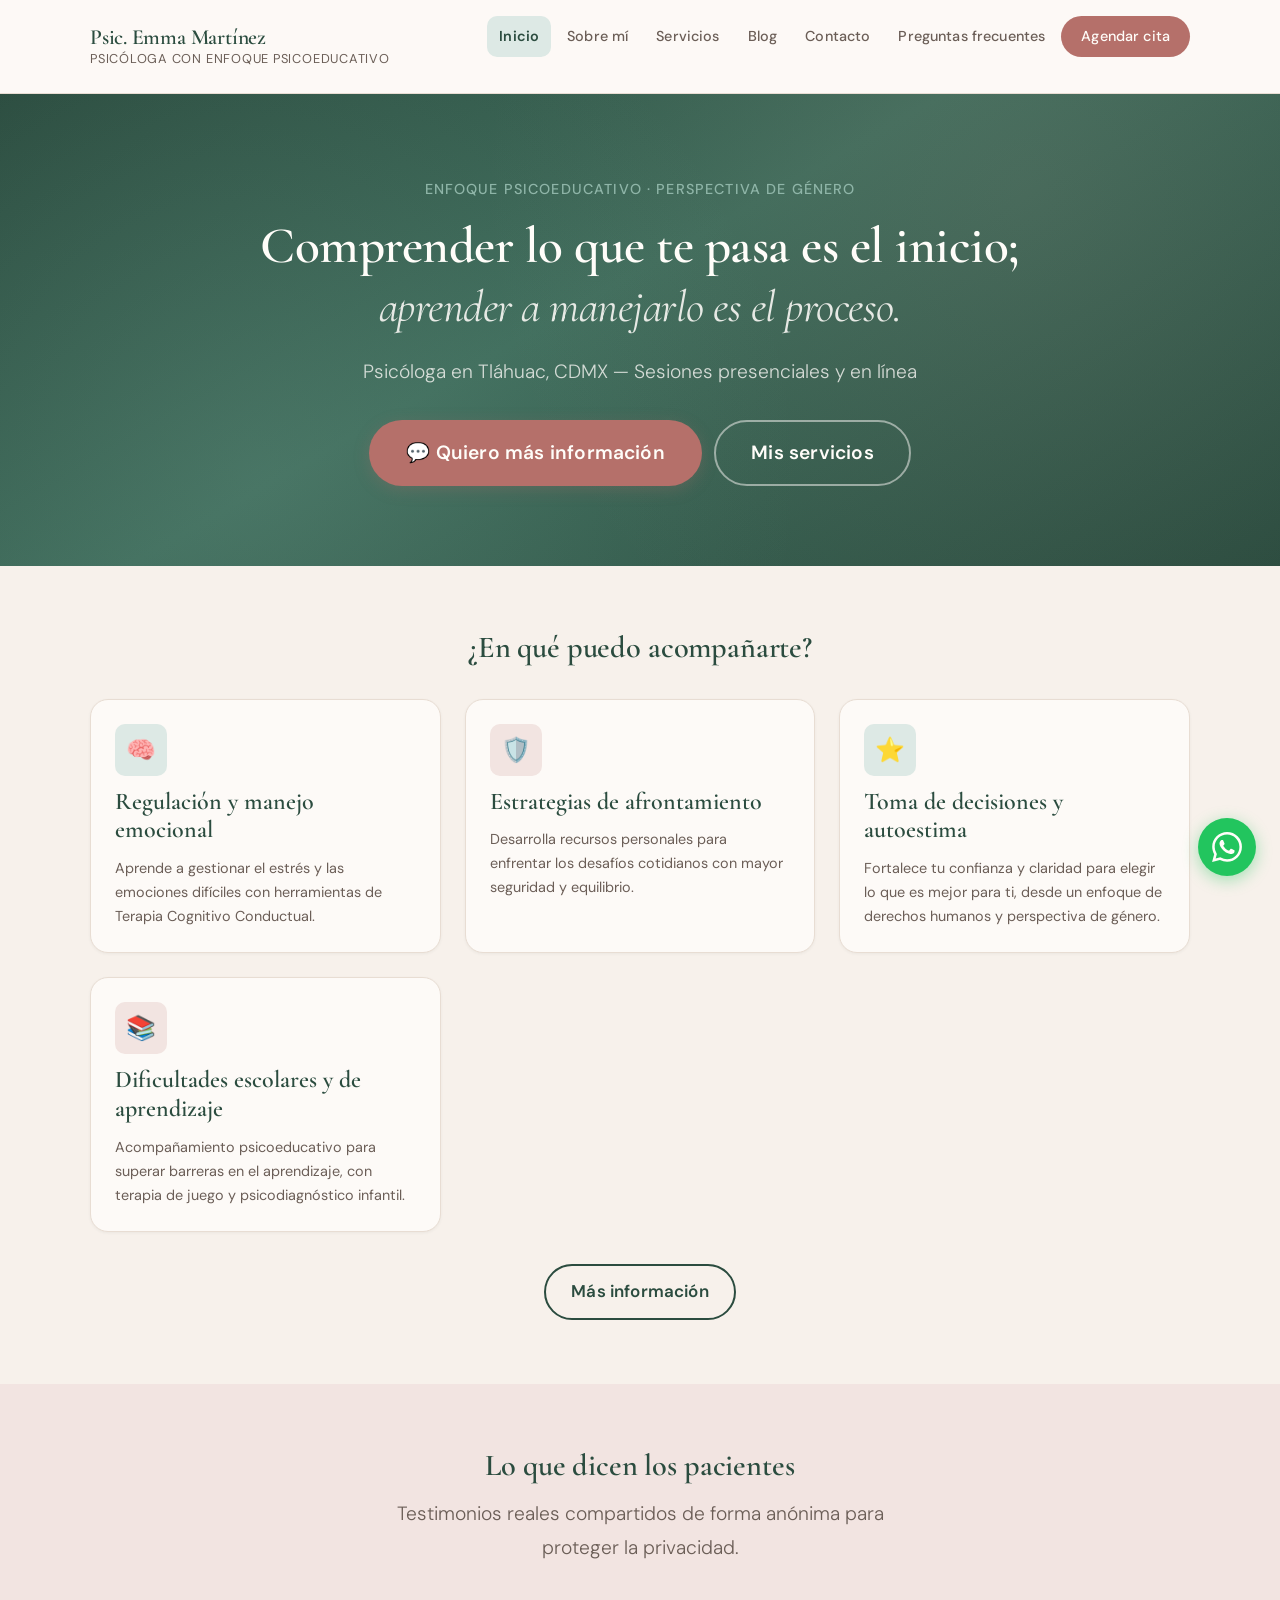
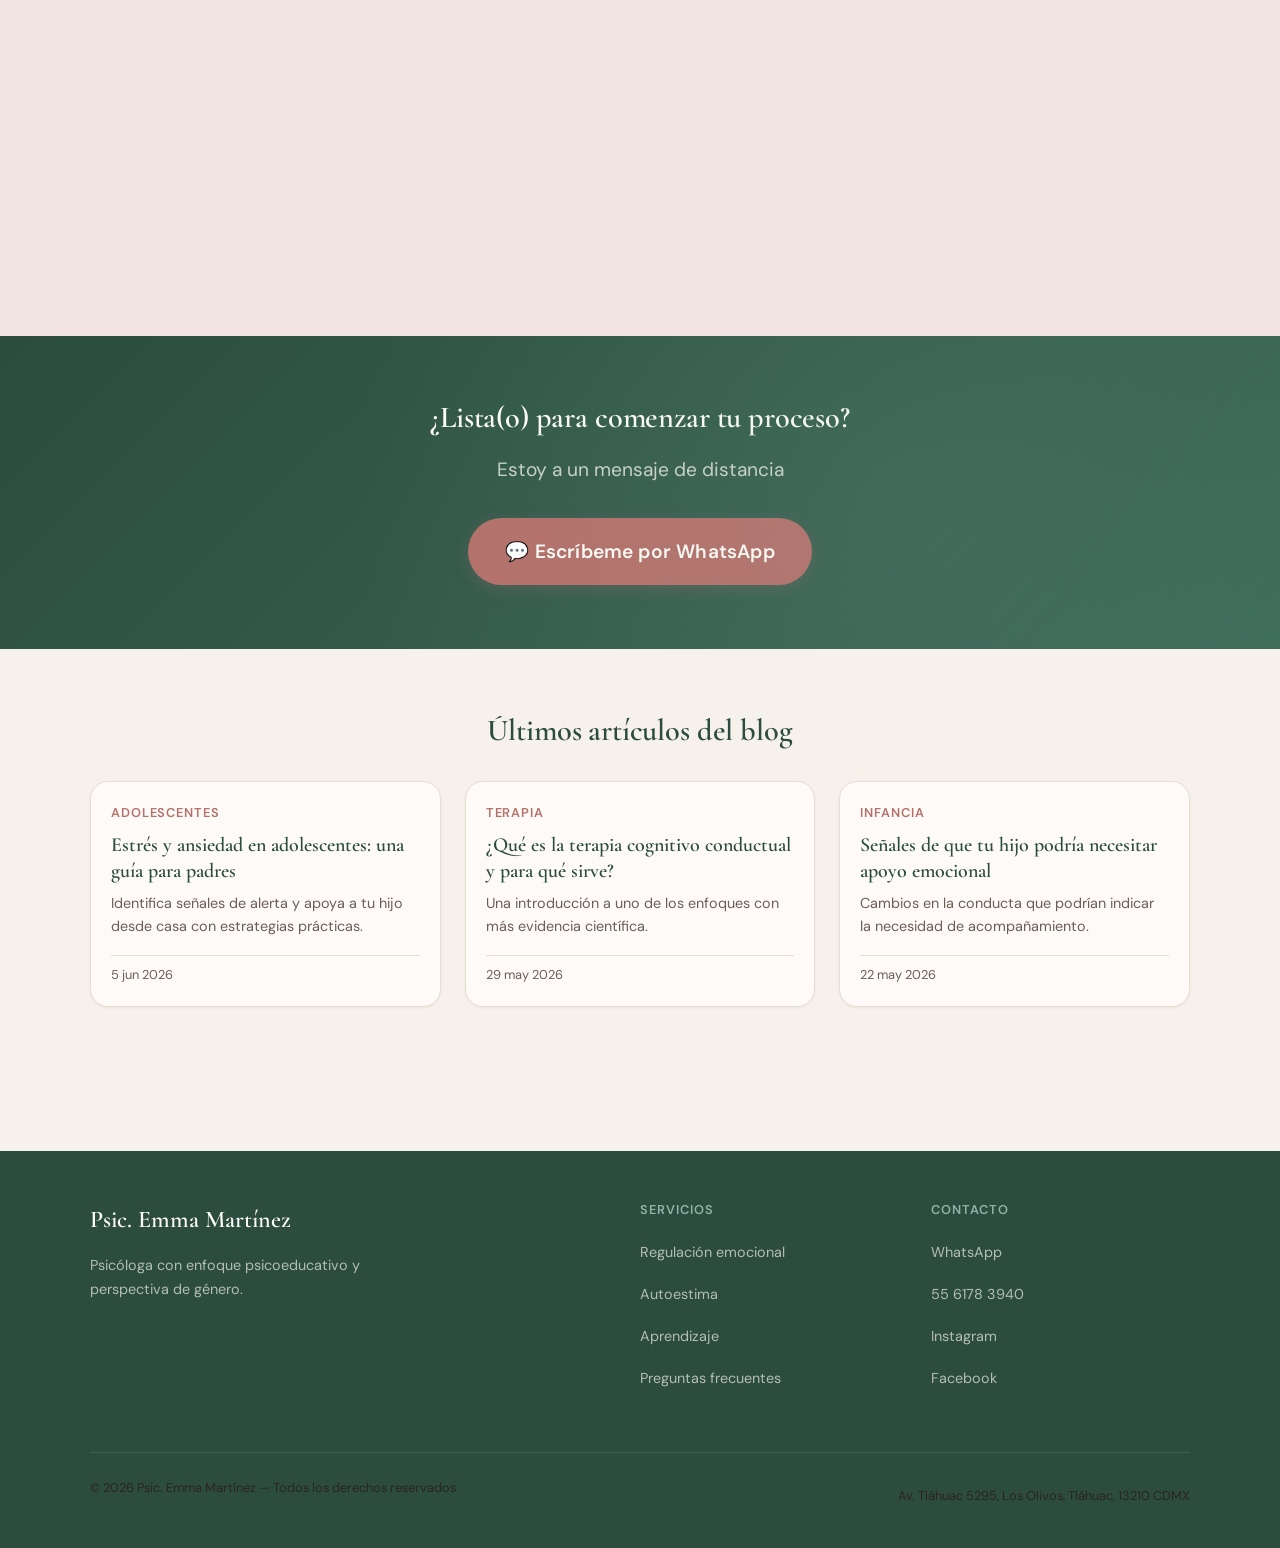
<file: index.html>
<!DOCTYPE html>
<html lang="es">
<head>
  <meta charset="UTF-8">
  <meta name="viewport" content="width=device-width, initial-scale=1.0">
  <meta name="description" content="Psic. Emma Martínez — Psicóloga con enfoque psicoeducativo y perspectiva de género. Atención presencial en Tláhuac, CDMX y en línea para todo México.">
  <title>Inicio | Psic. Emma Martínez</title>
  <link rel="stylesheet" href="css/style.css">
  <script type="application/ld+json">
  {
    "@context": "https://schema.org",
    "@type": "ProfessionalService",
    "name": "Psic. Emma Martínez",
    "description": "Psicóloga con enfoque psicoeducativo y perspectiva de género. Atención presencial en Tláhuac, CDMX y en línea para todo México.",
    "url": "https://psicoemmamartinez.pages.dev",
    "telephone": "+525561783940",
    "address": {
      "@type": "PostalAddress",
      "streetAddress": "Av. Tláhuac 5295, Los Olivos",
      "addressLocality": "Tláhuac",
      "addressRegion": "CDMX",
      "postalCode": "13210",
      "addressCountry": "MX"
    },
    "sameAs": [
      "https://www.instagram.com/psicologa.emma",
      "https://www.facebook.com/psic.edu.emma"
    ]
  }
  </script>
</head>
<body>
  <header>
    <div class="contenedor header-grid">
      <a href="index.html" class="logo">
        <span class="logo-titulo">Psic. Emma Martínez</span>
        <span class="logo-subtitulo">Psicóloga con enfoque psicoeducativo</span>
      </a>
      <nav id="menu" class="menu">
        <button id="hamburger" class="hamburger" aria-label="Abrir menú">
          <span></span><span></span><span></span>
        </button>
        <ul id="menu-list" class="menu-list">
          <li class="activo-nav"><a href="index.html">Inicio</a></li>
          <li><a href="sobre-mi.html">Sobre mí</a></li>
          <li><a href="servicios.html">Servicios</a></li>
          <li><a href="blog/blog.html">Blog</a></li>
          <li><a href="contacto.html">Contacto</a></li>
          <li><a href="faq.html">Preguntas frecuentes</a></li>
          <li class="nav-cta"><a href="https://wa.me/5215561783940?text=Hola%20Psic.%20Emma%2C%20quisiera%20más%20información%20sobre%20sus%20servicios" target="_blank" rel="noopener">Agendar cita</a></li>
        </ul>
      </nav>
    </div>
  </header>

  <main>
    <!-- HERO -->
    <section class="hero">
      <div class="hero-contenido contenedor">
        <p class="hero-eyebrow">Enfoque psicoeducativo · Perspectiva de género</p>
        <h1>Comprender lo que te pasa es el inicio;<br><span class="hero-nombre">aprender a manejarlo es el proceso.</span></h1>
        <p class="lead">Psicóloga en Tláhuac, CDMX — Sesiones presenciales y en línea</p>
        <div class="hero-acciones">
          <a href="https://wa.me/5215561783940?text=Hola%20Psic.%20Emma%2C%20quisiera%20más%20información%20sobre%20sus%20servicios"
             class="boton boton-lg boton-primario"
             target="_blank"
             rel="noopener">
            💬 Quiero más información
          </a>
          <a href="servicios.html" class="boton boton-lg boton-fantasma">Mis servicios</a>
        </div>
      </div>
    </section>

    <!-- SERVICIOS -->
    <section class="seccion">
      <div class="contenedor">
        <h2 class="seccion-titulo">¿En qué puedo acompañarte?</h2>
        <div class="servicios-grid">
          <div class="servicio-card">
            <div class="servicio-icono">🧠</div>
            <h3>Regulación y manejo emocional</h3>
            <p>Aprende a gestionar el estrés y las emociones difíciles con herramientas de Terapia Cognitivo Conductual.</p>
          </div>
          <div class="servicio-card">
            <div class="servicio-icono">🛡️</div>
            <h3>Estrategias de afrontamiento</h3>
            <p>Desarrolla recursos personales para enfrentar los desafíos cotidianos con mayor seguridad y equilibrio.</p>
          </div>
          <div class="servicio-card">
            <div class="servicio-icono">⭐</div>
            <h3>Toma de decisiones y autoestima</h3>
            <p>Fortalece tu confianza y claridad para elegir lo que es mejor para ti, desde un enfoque de derechos humanos y perspectiva de género.</p>
          </div>
          <div class="servicio-card">
            <div class="servicio-icono">📚</div>
            <h3>Dificultades escolares y de aprendizaje</h3>
            <p>Acompañamiento psicoeducativo para superar barreras en el aprendizaje, con terapia de juego y psicodiagnóstico infantil.</p>
          </div>
        </div>
        <p class="text-center" style="margin-top: var(--sp-8);">
          <a href="servicios.html" class="boton boton-secundario">Más información</a>
        </p>
      </div>
    </section>

    <!-- TESTIMONIOS -->
    <section class="seccion seccion-alterna">
      <div class="contenedor">
        <h2 class="seccion-titulo">Lo que dicen los pacientes</h2>
        <p class="seccion-subtitulo">Testimonios reales compartidos de forma anónima para proteger la privacidad.</p>
        <div class="testimonios-wrap">
          <div class="testimonios-carrusel">
            <div class="testimonio-item">
              <blockquote>"Es una psicóloga con una calidad humana muy linda, de carácter que con nosotros los pacientes da la confianza para poder trabajar al cien."</blockquote>
              <p class="testimonio-autor">Paciente anónimo</p>
            </div>
            <div class="testimonio-item">
              <blockquote>"Muy agradecida con la psicóloga Emma que me ha ayudado mucho en mi proceso 🙏 El equipo muy amable atento y profesional 😊"</blockquote>
              <p class="testimonio-autor">Paciente anónimo</p>
            </div>
            <div class="testimonio-item">
              <blockquote>"Estoy muy agradecida por todo su apoyo en mi proceso ✨ su acompañamiento está lleno de profesionalismo y empatía"</blockquote>
              <p class="testimonio-autor">Paciente anónimo</p>
            </div>
            <div class="testimonio-item">
              <blockquote>"He experimentado avances en mi bienestar personal y emocional. Me siento plenamente cómoda y comprendida por la profesional que me acompaña, la psicóloga Emma, lo cual ha favorecido un espacio de confianza y apertura para el desarrollo de mi tratamiento ✨"</blockquote>
              <p class="testimonio-autor">Paciente anónimo</p>
            </div>
            <div class="testimonio-item">
              <blockquote>"Viví el proceso con la Psic. Emma de una manera amorosa, respetuosa y con validación. Siempre con un trato delicado y cuidadoso. Sin duda siempre recomiendo sus servicios 💕"</blockquote>
              <p class="testimonio-autor">Paciente anónimo</p>
            </div>
            <div class="testimonio-item">
              <blockquote>"Me ha ayudado mucho, a mis hijos y a mi familia. Gracias. 😇"</blockquote>
              <p class="testimonio-autor">Paciente anónimo</p>
            </div>
          </div>
        </div>
      </div>
    </section>

    <!-- CTA CENTRAL -->
    <section class="cta-central">
      <div class="contenedor">
        <h2>¿Lista(o) para comenzar tu proceso?</h2>
        <p>Estoy a un mensaje de distancia</p>
        <a href="https://wa.me/5215561783940?text=Hola%20Psic.%20Emma%2C%20quisiera%20más%20información%20sobre%20sus%20servicios"
           class="boton boton-primario boton-lg">
          💬 Escríbeme por WhatsApp
        </a>
      </div>
    </section>

    <!-- ÚLTIMOS ARTÍCULOS DEL BLOG -->
    <section class="seccion">
      <div class="contenedor">
        <h2 class="seccion-titulo">Últimos artículos del blog</h2>
        <div class="blog-listado">
          <article class="post-card">
            <div class="post-card-cuerpo">
              <span class="post-card-categoria">Adolescentes</span>
              <h3><a href="blog/estres-ansiedad-adolescentes-guia-padres.html">Estrés y ansiedad en adolescentes: una guía para padres</a></h3>
              <p>Identifica señales de alerta y apoya a tu hijo desde casa con estrategias prácticas.</p>
              <span class="post-card-meta">5 jun 2026</span>
            </div>
          </article>
          <article class="post-card">
            <div class="post-card-cuerpo">
              <span class="post-card-categoria">Terapia</span>
              <h3><a href="blog/que-es-terapia-cognitivo-conductual.html">¿Qué es la terapia cognitivo conductual y para qué sirve?</a></h3>
              <p>Una introducción a uno de los enfoques con más evidencia científica.</p>
              <span class="post-card-meta">29 may 2026</span>
            </div>
          </article>
          <article class="post-card">
            <div class="post-card-cuerpo">
              <span class="post-card-categoria">Infancia</span>
              <h3><a href="blog/senales-hijo-apoyo-emocional.html">Señales de que tu hijo podría necesitar apoyo emocional</a></h3>
              <p>Cambios en la conducta que podrían indicar la necesidad de acompañamiento.</p>
              <span class="post-card-meta">22 may 2026</span>
            </div>
          </article>
        </div>
      </div>
    </section>
  </main>

  <footer>
    <div class="contenedor">
      <div class="footer-grid">
        <div>
          <p class="footer-logo">Psic. Emma Martínez</p>
          <p class="footer-descripcion">Psicóloga con enfoque psicoeducativo y perspectiva de género.</p>
        </div>
        <div>
          <p class="footer-titulo-col">Servicios</p>
          <ul class="footer-lista">
            <li><a href="servicios.html">Regulación emocional</a></li>
            <li><a href="servicios.html">Autoestima</a></li>
            <li><a href="servicios.html">Aprendizaje</a></li>
            <li><a href="faq.html">Preguntas frecuentes</a></li>
          </ul>
        </div>
        <div>
          <p class="footer-titulo-col">Contacto</p>
          <ul class="footer-lista">
            <li><a href="https://wa.me/5215561783940">WhatsApp</a></li>
            <li><a href="tel:5561783940">55 6178 3940</a></li>
            <li><a href="https://www.instagram.com/psicologa.emma">Instagram</a></li>
            <li><a href="https://www.facebook.com/psic.edu.emma">Facebook</a></li>
          </ul>
        </div>
      </div>
      <div class="footer-divider"></div>
      <div class="footer-base">
        <p>© 2026 Psic. Emma Martínez — Todos los derechos reservados</p>
        <p>Av. Tláhuac 5295, Los Olivos, Tláhuac, 13210 CDMX</p>
      </div>
    </div>
  </footer>

  <a href="https://wa.me/5215561783940?text=Hola%20Psic.%20Emma%2C%20quisiera%20más%20información%20sobre%20sus%20servicios"
     class="whatsapp-flotante"
     target="_blank"
     rel="noopener"
     aria-label="Chatear por WhatsApp">
    <svg xmlns="http://www.w3.org/2000/svg" viewBox="0 0 24 24" width="30" height="30" fill="currentColor">
      <path d="M17.472 14.382c-.297-.149-1.758-.867-2.03-.967-.273-.099-.471-.148-.67.15-.197.297-.767.966-.94 1.164-.173.199-.347.223-.644.075-.297-.15-1.255-.463-2.39-1.475-.883-.788-1.48-1.761-1.653-2.059-.173-.297-.018-.458.13-.606.134-.133.298-.347.446-.52.149-.174.198-.298.298-.497.099-.198.05-.371-.025-.52-.075-.149-.669-1.612-.916-2.207-.242-.579-.487-.5-.669-.51-.173-.008-.371-.01-.57-.01-.198 0-.52.074-.792.372-.272.297-1.04 1.016-1.04 2.479 0 1.462 1.065 2.875 1.213 3.074.149.198 2.096 3.2 5.077 4.487.709.306 1.262.489 1.694.625.712.227 1.36.195 1.871.118.571-.085 1.758-.719 2.006-1.413.248-.694.248-1.289.173-1.413-.074-.124-.272-.198-.57-.347m-5.421 7.403h-.004a9.87 9.87 0 0 1-5.031-1.378l-.361-.214-3.741.982.998-3.648-.235-.374a9.86 9.86 0 0 1-1.51-5.26c.001-5.45 4.436-9.884 9.888-9.884 2.64 0 5.122 1.03 6.988 2.898a9.825 9.825 0 0 1 2.893 6.994c-.003 5.45-4.437 9.884-9.885 9.884m8.413-18.297A11.815 11.815 0 0 0 12.05 0C5.495 0 .16 5.335.157 11.892c0 2.096.547 4.142 1.588 5.945L.057 24l6.305-1.654a11.882 11.882 0 0 0 5.683 1.448h.005c6.554 0 11.89-5.335 11.893-11.893a11.821 11.821 0 0 0-3.48-8.413Z"/>
    </svg>
  </a>

  <script src="js/main.js"></script>
</body>
</html>
</file>
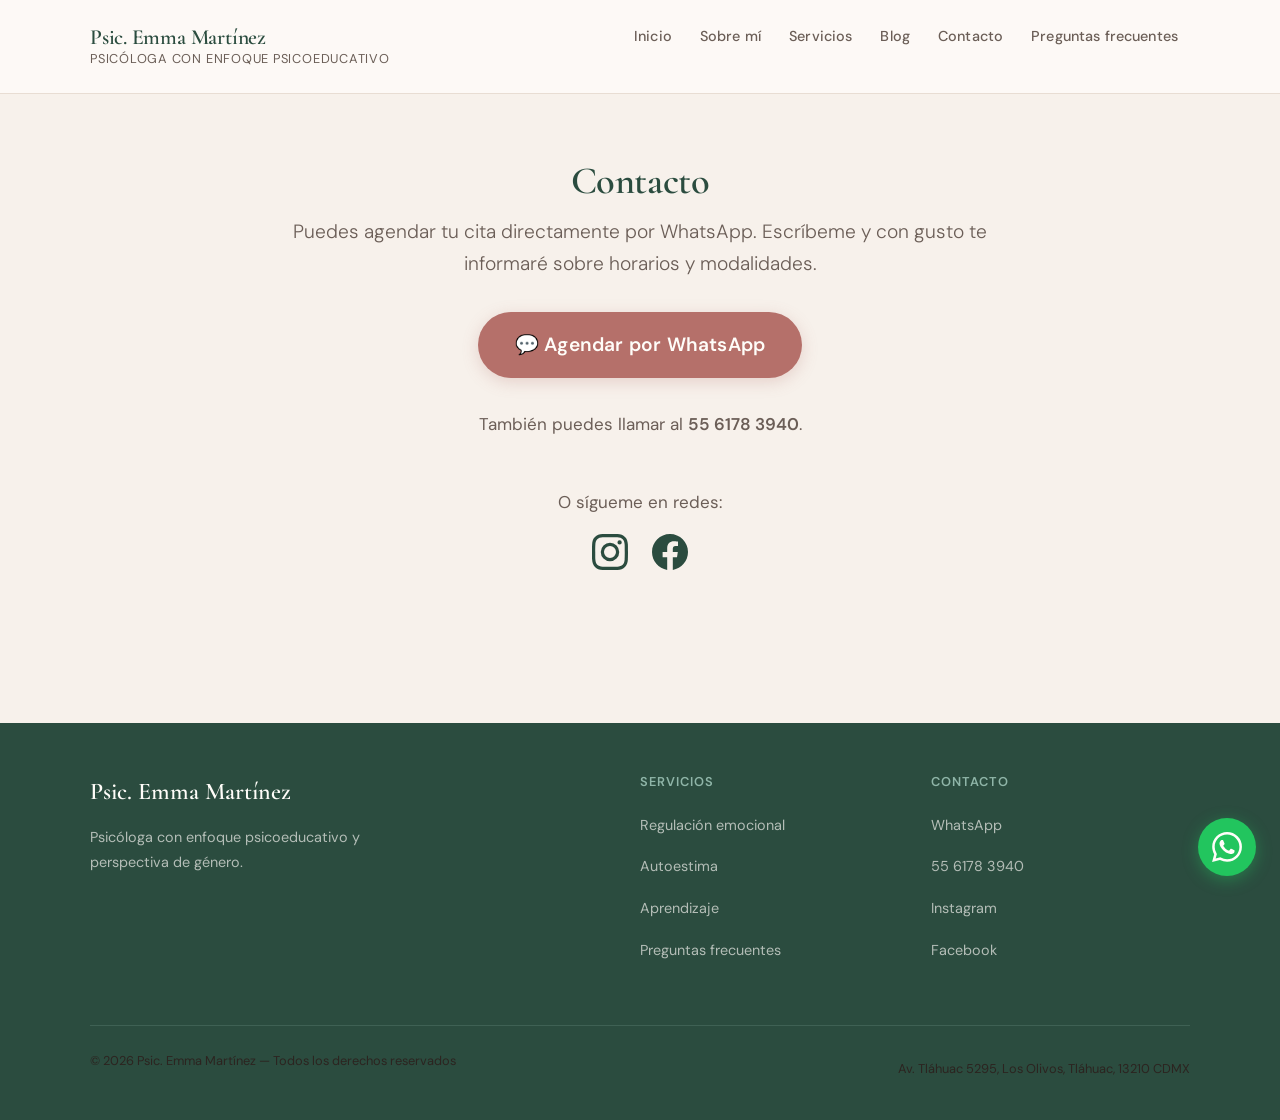
<file: contacto.html>
<!DOCTYPE html>
<html lang="es">
<head>
  <meta charset="UTF-8">
  <meta name="viewport" content="width=device-width, initial-scale=1.0">
  <meta name="description" content="Agenda tu cita con la Psic. Emma Martínez por WhatsApp o teléfono. Atención presencial en Tláhuac, CDMX, y en línea para todo el país.">
  <title>Contacto | Psic. Emma Martínez</title>
  <link rel="stylesheet" href="css/style.css">
</head>
<body>
  <header>
    <div class="contenedor header-grid">
      <a href="index.html" class="logo">
        <span class="logo-titulo">Psic. Emma Martínez</span>
        <span class="logo-subtitulo">Psicóloga con enfoque psicoeducativo</span>
      </a>
      <nav id="menu" class="menu">
        <button id="hamburger" class="hamburger" aria-label="Abrir menú">
          <span></span><span></span><span></span>
        </button>
        <ul id="menu-list" class="menu-list">
          <li><a href="index.html">Inicio</a></li>
          <li><a href="sobre-mi.html">Sobre mí</a></li>
          <li><a href="servicios.html">Servicios</a></li>
          <li><a href="blog/blog.html">Blog</a></li>
          <li><a href="contacto.html">Contacto</a></li>
          <li><a href="faq.html">Preguntas frecuentes</a></li>
        </ul>
      </nav>
    </div>
  </header>

  <main>
    <section class="seccion">
      <div class="contenedor" style="max-width: 700px; margin: 0 auto;">
        <h1 class="seccion-titulo">Contacto</h1>
        <p class="lead text-center" style="margin-bottom: var(--sp-8);">Puedes agendar tu cita directamente por WhatsApp. Escríbeme y con gusto te informaré sobre horarios y modalidades.</p>

        <div class="text-center" style="margin-bottom: var(--sp-8);">
          <a href="https://wa.me/5215561783940?text=Hola%20Psic.%20Emma%2C%20quisiera%20más%20información%20sobre%20sus%20servicios"
             class="boton boton-primario boton-lg"
             target="_blank"
             rel="noopener">
            💬 Agendar por WhatsApp
          </a>
        </div>

        <p class="text-center text-suave">También puedes llamar al <strong>55 6178 3940</strong>.</p>

        <!-- Redes sociales -->
        <div class="text-center" style="margin-top: var(--sp-12);">
          <p class="text-suave" style="margin-bottom: var(--sp-4);">O sígueme en redes:</p>
          <div class="flex items-center gap-md" style="justify-content: center;">
            <a href="https://www.instagram.com/psicologa.emma" target="_blank" rel="noopener" aria-label="Instagram">
              <svg width="36" height="36" viewBox="0 0 24 24" fill="var(--verde-bosque)"><path d="M12 2.163c3.204 0 3.584.012 4.85.07 3.252.148 4.771 1.691 4.919 4.919.058 1.265.069 1.645.069 4.849 0 3.205-.012 3.584-.069 4.849-.149 3.225-1.664 4.771-4.919 4.919-1.266.058-1.644.07-4.85.07-3.204 0-3.584-.012-4.849-.07-3.26-.149-4.771-1.699-4.919-4.92-.058-1.265-.07-1.644-.07-4.849 0-3.204.013-3.583.07-4.849.149-3.227 1.664-4.771 4.919-4.919 1.266-.057 1.645-.069 4.849-.069zM12 0C8.741 0 8.333.014 7.053.072 2.695.272.273 2.69.073 7.052.014 8.333 0 8.741 0 12c0 3.259.014 3.668.072 4.948.2 4.358 2.618 6.78 6.98 6.98C8.333 23.986 8.741 24 12 24c3.259 0 3.668-.014 4.948-.072 4.354-.2 6.782-2.618 6.979-6.98.059-1.28.073-1.689.073-4.948 0-3.259-.014-3.667-.072-4.947-.196-4.354-2.617-6.78-6.979-6.98C15.668.014 15.259 0 12 0zm0 5.838a6.162 6.162 0 100 12.324 6.162 6.162 0 000-12.324zM12 16a4 4 0 110-8 4 4 0 010 8zm6.406-11.845a1.44 1.44 0 100 2.881 1.44 1.44 0 000-2.881z"/></svg>
            </a>
            <a href="https://www.facebook.com/psic.edu.emma" target="_blank" rel="noopener" aria-label="Facebook">
              <svg width="36" height="36" viewBox="0 0 24 24" fill="var(--verde-bosque)"><path d="M24 12.073c0-6.627-5.373-12-12-12s-12 5.373-12 12c0 5.99 4.388 10.954 10.125 11.854v-8.385H7.078v-3.47h3.047V9.43c0-3.007 1.792-4.669 4.533-4.669 1.312 0 2.686.235 2.686.235v2.953H15.83c-1.491 0-1.956.925-1.956 1.874v2.25h3.328l-.532 3.47h-2.796v8.385C19.612 23.027 24 18.062 24 12.073z"/></svg>
            </a>
          </div>
        </div>
      </div>
    </section>
  </main>

  <footer>
    <div class="contenedor">
      <div class="footer-grid">
        <div>
          <p class="footer-logo">Psic. Emma Martínez</p>
          <p class="footer-descripcion">Psicóloga con enfoque psicoeducativo y perspectiva de género.</p>
        </div>
        <div>
          <p class="footer-titulo-col">Servicios</p>
          <ul class="footer-lista">
            <li><a href="servicios.html">Regulación emocional</a></li>
            <li><a href="servicios.html">Autoestima</a></li>
            <li><a href="servicios.html">Aprendizaje</a></li>
            <li><a href="faq.html">Preguntas frecuentes</a></li>
          </ul>
        </div>
        <div>
          <p class="footer-titulo-col">Contacto</p>
          <ul class="footer-lista">
            <li><a href="https://wa.me/5215561783940">WhatsApp</a></li>
            <li><a href="tel:5561783940">55 6178 3940</a></li>
            <li><a href="https://www.instagram.com/psicologa.emma">Instagram</a></li>
            <li><a href="https://www.facebook.com/psic.edu.emma">Facebook</a></li>
          </ul>
        </div>
      </div>
      <div class="footer-divider"></div>
      <div class="footer-base">
        <p>© 2026 Psic. Emma Martínez — Todos los derechos reservados</p>
        <p>Av. Tláhuac 5295, Los Olivos, Tláhuac, 13210 CDMX</p>
      </div>
    </div>
  </footer>

  <a href="https://wa.me/5215561783940?text=Hola%20Psic.%20Emma%2C%20quisiera%20más%20información%20sobre%20sus%20servicios"
     class="whatsapp-flotante"
     target="_blank"
     rel="noopener"
     aria-label="Chatear por WhatsApp">
    <svg xmlns="http://www.w3.org/2000/svg" viewBox="0 0 24 24" width="30" height="30" fill="currentColor">
      <path d="M17.472 14.382c-.297-.149-1.758-.867-2.03-.967-.273-.099-.471-.148-.67.15-.197.297-.767.966-.94 1.164-.173.199-.347.223-.644.075-.297-.15-1.255-.463-2.39-1.475-.883-.788-1.48-1.761-1.653-2.059-.173-.297-.018-.458.13-.606.134-.133.298-.347.446-.52.149-.174.198-.298.298-.497.099-.198.05-.371-.025-.52-.075-.149-.669-1.612-.916-2.207-.242-.579-.487-.5-.669-.51-.173-.008-.371-.01-.57-.01-.198 0-.52.074-.792.372-.272.297-1.04 1.016-1.04 2.479 0 1.462 1.065 2.875 1.213 3.074.149.198 2.096 3.2 5.077 4.487.709.306 1.262.489 1.694.625.712.227 1.36.195 1.871.118.571-.085 1.758-.719 2.006-1.413.248-.694.248-1.289.173-1.413-.074-.124-.272-.198-.57-.347m-5.421 7.403h-.004a9.87 9.87 0 0 1-5.031-1.378l-.361-.214-3.741.982.998-3.648-.235-.374a9.86 9.86 0 0 1-1.51-5.26c.001-5.45 4.436-9.884 9.888-9.884 2.64 0 5.122 1.03 6.988 2.898a9.825 9.825 0 0 1 2.893 6.994c-.003 5.45-4.437 9.884-9.885 9.884m8.413-18.297A11.815 11.815 0 0 0 12.05 0C5.495 0 .16 5.335.157 11.892c0 2.096.547 4.142 1.588 5.945L.057 24l6.305-1.654a11.882 11.882 0 0 0 5.683 1.448h.005c6.554 0 11.89-5.335 11.893-11.893a11.821 11.821 0 0 0-3.48-8.413Z"/>
    </svg>
  </a>

  <script src="js/main.js"></script>
</body>
</html>
</file>
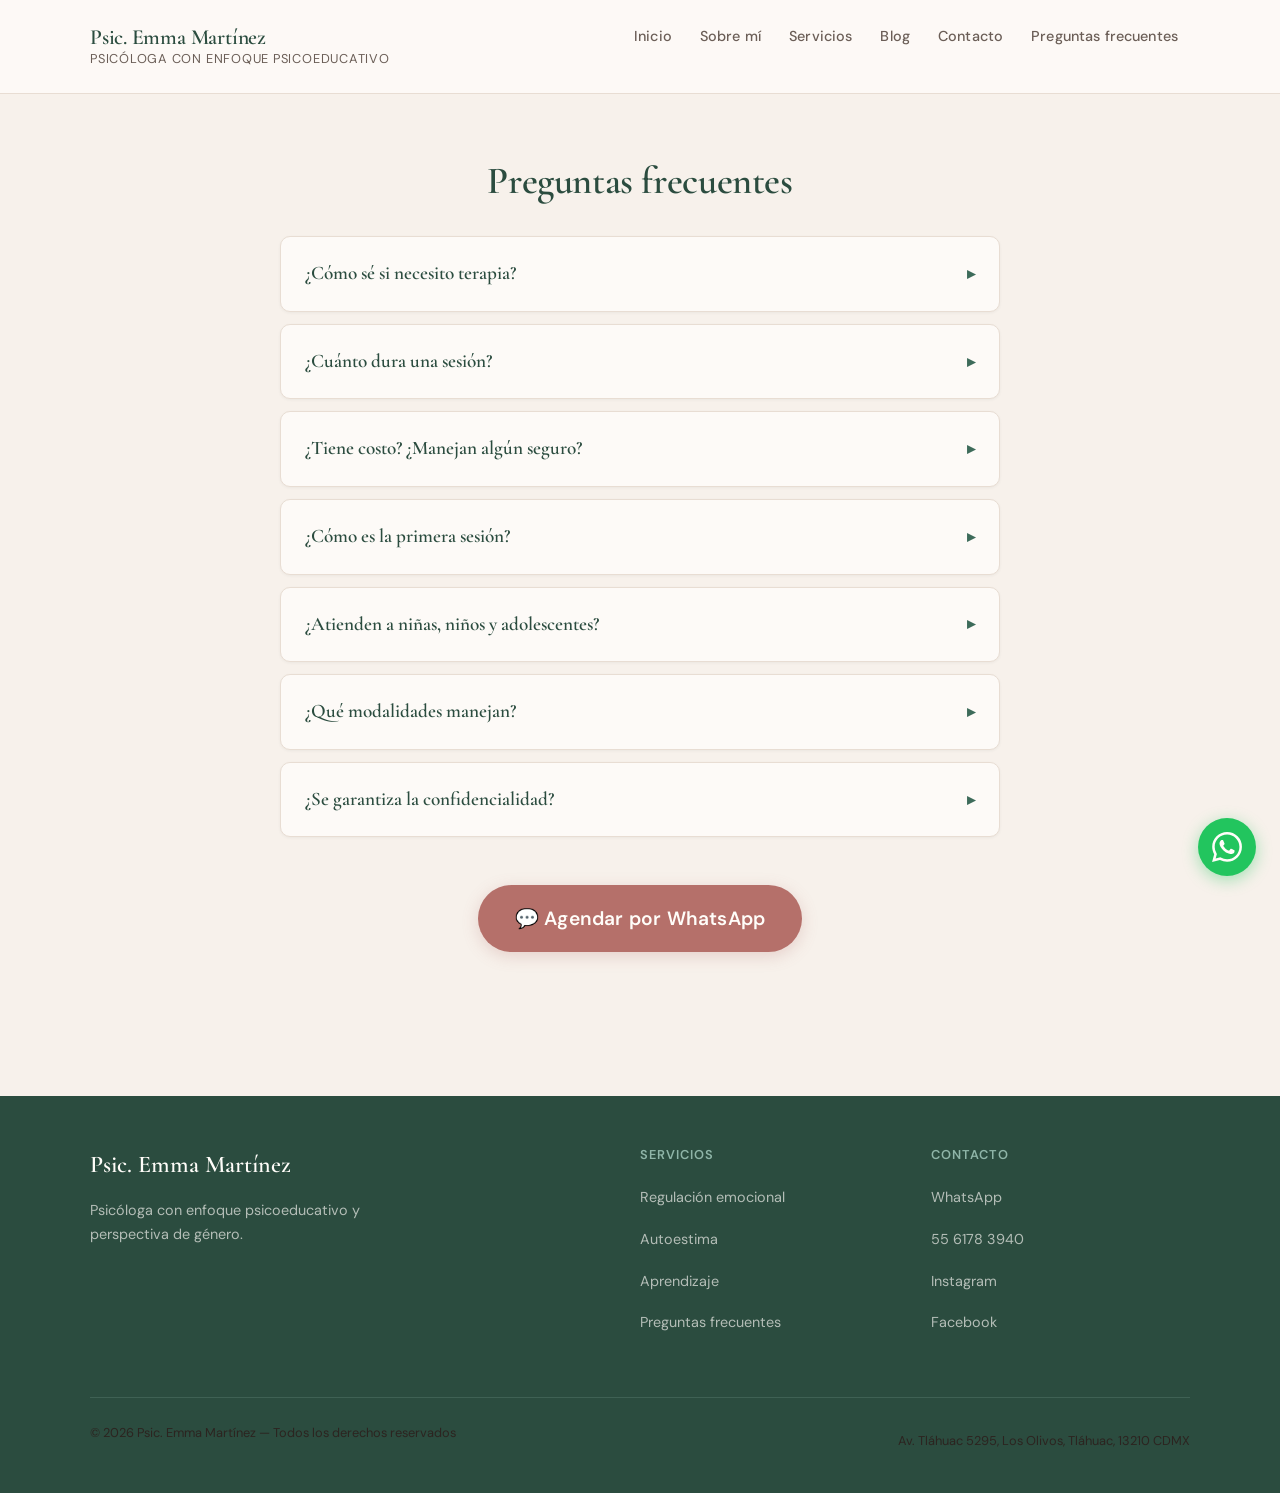
<file: faq.html>
<!DOCTYPE html>
<html lang="es">
<head>
  <meta charset="UTF-8">
  <meta name="viewport" content="width=device-width, initial-scale=1.0">
  <meta name="description" content="Resuelve tus dudas sobre terapia, sesiones, costos, confidencialidad y modalidades de atención con la Psic. Emma Martínez.">
  <title>Preguntas frecuentes | Psic. Emma Martínez</title>
  <link rel="stylesheet" href="css/style.css">
</head>
<body>
  <header>
    <div class="contenedor header-grid">
      <a href="index.html" class="logo">
        <span class="logo-titulo">Psic. Emma Martínez</span>
        <span class="logo-subtitulo">Psicóloga con enfoque psicoeducativo</span>
      </a>
      <nav id="menu" class="menu">
        <button id="hamburger" class="hamburger" aria-label="Abrir menú">
          <span></span><span></span><span></span>
        </button>
        <ul id="menu-list" class="menu-list">
          <li><a href="index.html">Inicio</a></li>
          <li><a href="sobre-mi.html">Sobre mí</a></li>
          <li><a href="servicios.html">Servicios</a></li>
          <li><a href="blog/blog.html">Blog</a></li>
          <li><a href="contacto.html">Contacto</a></li>
          <li><a href="faq.html">Preguntas frecuentes</a></li>
        </ul>
      </nav>
    </div>
  </header>

  <main>
    <section class="seccion">
      <div class="contenedor-texto">
        <h1 class="seccion-titulo">Preguntas frecuentes</h1>

        <div class="faq-lista">
          <details class="faq-item">
            <summary>¿Cómo sé si necesito terapia?</summary>
            <div class="faq-respuesta">
              <p>Si sientes que tus emociones te desbordan, has notado cambios en tu sueño o apetito, tus relaciones se ven afectadas o atraviesas una situación que no logras resolver, el acompañamiento psicológico puede ayudarte. No necesitas estar en crisis para buscar apoyo.</p>
            </div>
          </details>

          <details class="faq-item">
            <summary>¿Cuánto dura una sesión?</summary>
            <div class="faq-respuesta">
              <p>Las sesiones duran aproximadamente 50 minutos. La frecuencia dependerá de tus objetivos y del plan que diseñemos juntos.</p>
            </div>
          </details>

          <details class="faq-item">
            <summary>¿Tiene costo? ¿Manejan algún seguro?</summary>
            <div class="faq-respuesta">
              <p>Las sesiones tienen un costo accesible. No manejo seguros médicos, pero puedo informarte sobre las opciones de pago al contactarme. Escríbeme por WhatsApp y te doy los detalles.</p>
            </div>
          </details>

          <details class="faq-item">
            <summary>¿Cómo es la primera sesión?</summary>
            <div class="faq-respuesta">
              <p>Es un espacio de escucha sin juicios. Platicamos sobre lo que te trae a consulta, tu historia y tus objetivos. Te explico cómo funciona el proceso y respondo todas tus dudas. No necesitas preparar nada especial.</p>
            </div>
          </details>

          <details class="faq-item">
            <summary>¿Atienden a niñas, niños y adolescentes?</summary>
            <div class="faq-respuesta">
              <p>Sí. Cuento con formación en desarrollo infantil y terapia de juego, lo que me permite trabajar con población infantil y adolescente. También ofrezco orientación a madres y padres mediante crianza positiva.</p>
            </div>
          </details>

          <details class="faq-item">
            <summary>¿Qué modalidades manejan?</summary>
            <div class="faq-respuesta">
              <p>Ofrezco sesiones presenciales en Tláhuac, CDMX (Av. Tláhuac 5295, Los Olivos) y sesiones en línea para todo el país mediante plataformas seguras que garantizan la confidencialidad.</p>
            </div>
          </details>

          <details class="faq-item">
            <summary>¿Se garantiza la confidencialidad?</summary>
            <div class="faq-respuesta">
              <p>Absolutamente. Todo lo que compartas en consulta está protegido por el secreto profesional. La confidencialidad es un pilar fundamental de mi práctica.</p>
            </div>
          </details>
        </div>

        <div class="text-center" style="margin-top: var(--sp-12);">
          <a href="https://wa.me/5215561783940?text=Hola%20Psic.%20Emma%2C%20quisiera%20más%20información%20sobre%20sus%20servicios"
             class="boton boton-primario boton-lg"
             target="_blank"
             rel="noopener">
            💬 Agendar por WhatsApp
          </a>
        </div>
      </div>
    </section>
  </main>

  <footer>
    <div class="contenedor">
      <div class="footer-grid">
        <div>
          <p class="footer-logo">Psic. Emma Martínez</p>
          <p class="footer-descripcion">Psicóloga con enfoque psicoeducativo y perspectiva de género.</p>
        </div>
        <div>
          <p class="footer-titulo-col">Servicios</p>
          <ul class="footer-lista">
            <li><a href="servicios.html">Regulación emocional</a></li>
            <li><a href="servicios.html">Autoestima</a></li>
            <li><a href="servicios.html">Aprendizaje</a></li>
            <li><a href="faq.html">Preguntas frecuentes</a></li>
          </ul>
        </div>
        <div>
          <p class="footer-titulo-col">Contacto</p>
          <ul class="footer-lista">
            <li><a href="https://wa.me/5215561783940">WhatsApp</a></li>
            <li><a href="tel:5561783940">55 6178 3940</a></li>
            <li><a href="https://www.instagram.com/psicologa.emma">Instagram</a></li>
            <li><a href="https://www.facebook.com/psic.edu.emma">Facebook</a></li>
          </ul>
        </div>
      </div>
      <div class="footer-divider"></div>
      <div class="footer-base">
        <p>© 2026 Psic. Emma Martínez — Todos los derechos reservados</p>
        <p>Av. Tláhuac 5295, Los Olivos, Tláhuac, 13210 CDMX</p>
      </div>
    </div>
  </footer>

  <a href="https://wa.me/5215561783940?text=Hola%20Psic.%20Emma%2C%20quisiera%20más%20información%20sobre%20sus%20servicios"
     class="whatsapp-flotante"
     target="_blank"
     rel="noopener"
     aria-label="Chatear por WhatsApp">
    <svg xmlns="http://www.w3.org/2000/svg" viewBox="0 0 24 24" width="30" height="30" fill="currentColor">
      <path d="M17.472 14.382c-.297-.149-1.758-.867-2.03-.967-.273-.099-.471-.148-.67.15-.197.297-.767.966-.94 1.164-.173.199-.347.223-.644.075-.297-.15-1.255-.463-2.39-1.475-.883-.788-1.48-1.761-1.653-2.059-.173-.297-.018-.458.13-.606.134-.133.298-.347.446-.52.149-.174.198-.298.298-.497.099-.198.05-.371-.025-.52-.075-.149-.669-1.612-.916-2.207-.242-.579-.487-.5-.669-.51-.173-.008-.371-.01-.57-.01-.198 0-.52.074-.792.372-.272.297-1.04 1.016-1.04 2.479 0 1.462 1.065 2.875 1.213 3.074.149.198 2.096 3.2 5.077 4.487.709.306 1.262.489 1.694.625.712.227 1.36.195 1.871.118.571-.085 1.758-.719 2.006-1.413.248-.694.248-1.289.173-1.413-.074-.124-.272-.198-.57-.347m-5.421 7.403h-.004a9.87 9.87 0 0 1-5.031-1.378l-.361-.214-3.741.982.998-3.648-.235-.374a9.86 9.86 0 0 1-1.51-5.26c.001-5.45 4.436-9.884 9.888-9.884 2.64 0 5.122 1.03 6.988 2.898a9.825 9.825 0 0 1 2.893 6.994c-.003 5.45-4.437 9.884-9.885 9.884m8.413-18.297A11.815 11.815 0 0 0 12.05 0C5.495 0 .16 5.335.157 11.892c0 2.096.547 4.142 1.588 5.945L.057 24l6.305-1.654a11.882 11.882 0 0 0 5.683 1.448h.005c6.554 0 11.89-5.335 11.893-11.893a11.821 11.821 0 0 0-3.48-8.413Z"/>
    </svg>
  </a>

  <script src="js/main.js"></script>
</body>
</html>
</file>
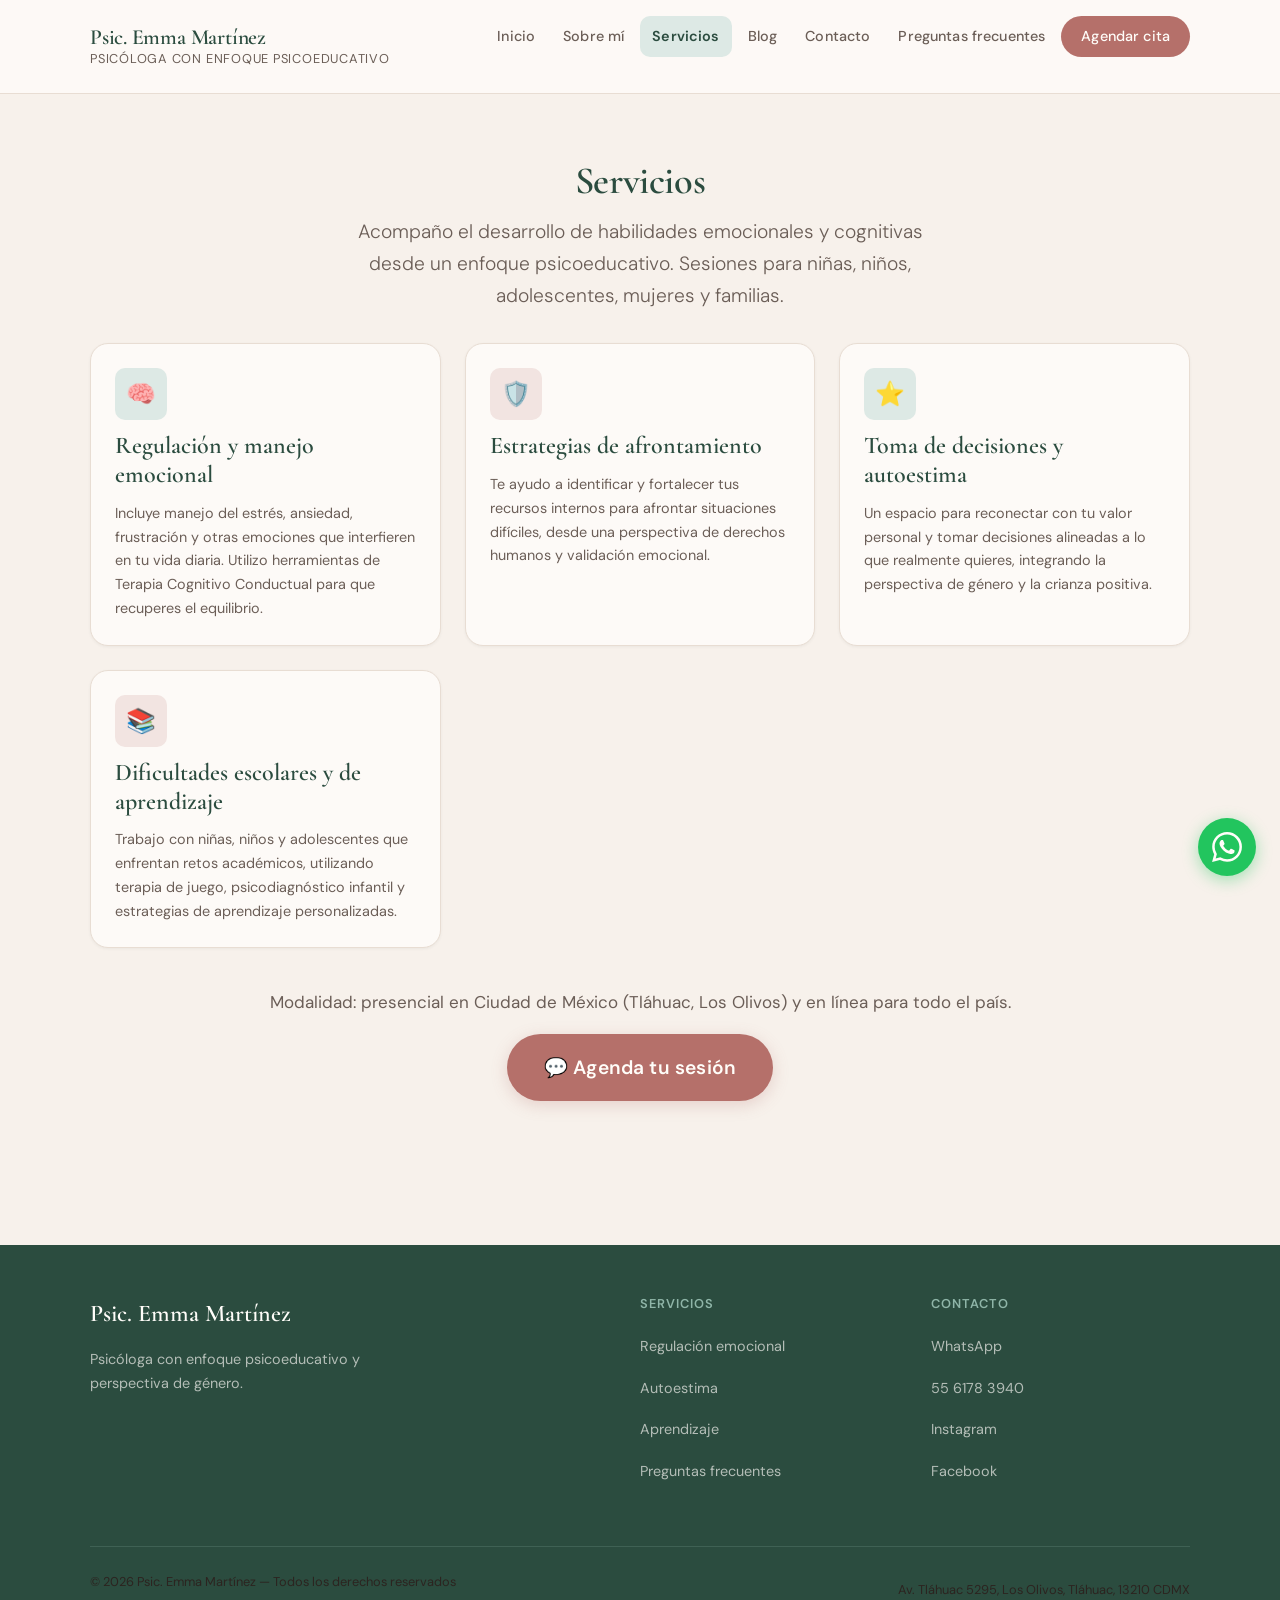
<file: servicios.html>
<!DOCTYPE html>
<html lang="es">
<head>
  <meta charset="UTF-8">
  <meta name="viewport" content="width=device-width, initial-scale=1.0">
  <meta name="description" content="Servicios de orientación psicológica de la Psic. Emma Martínez: regulación emocional, estrategias de afrontamiento, autoestima y dificultades de aprendizaje. Atención presencial y en línea.">
  <title>Servicios | Psic. Emma Martínez</title>
  <link rel="stylesheet" href="css/style.css">
</head>
<body>
  <header>
    <div class="contenedor header-grid">
      <a href="index.html" class="logo">
        <span class="logo-titulo">Psic. Emma Martínez</span>
        <span class="logo-subtitulo">Psicóloga con enfoque psicoeducativo</span>
      </a>
      <nav id="menu" class="menu">
        <button id="hamburger" class="hamburger" aria-label="Abrir menú">
          <span></span><span></span><span></span>
        </button>
        <ul id="menu-list" class="menu-list">
          <li><a href="index.html">Inicio</a></li>
          <li><a href="sobre-mi.html">Sobre mí</a></li>
          <li class="activo-nav"><a href="servicios.html">Servicios</a></li>
          <li><a href="blog/blog.html">Blog</a></li>
          <li><a href="contacto.html">Contacto</a></li>
          <li><a href="faq.html">Preguntas frecuentes</a></li>
          <li class="nav-cta"><a href="https://wa.me/5215561783940?text=Hola%20Psic.%20Emma%2C%20quisiera%20más%20información%20sobre%20sus%20servicios" target="_blank" rel="noopener">Agendar cita</a></li>
        </ul>
      </nav>
    </div>
  </header>

  <main>
    <section class="seccion">
      <div class="contenedor">
        <h1 class="seccion-titulo">Servicios</h1>
        <p class="lead text-center" style="max-width: 600px; margin-left: auto; margin-right: auto; margin-bottom: var(--sp-8);">
          Acompaño el desarrollo de habilidades emocionales y cognitivas desde un enfoque psicoeducativo. Sesiones para niñas, niños, adolescentes, mujeres y familias.
        </p>

        <div class="servicios-grid">
          <div class="servicio-card">
            <div class="servicio-icono">🧠</div>
            <h3>Regulación y manejo emocional</h3>
            <p>Incluye manejo del estrés, ansiedad, frustración y otras emociones que interfieren en tu vida diaria. Utilizo herramientas de Terapia Cognitivo Conductual para que recuperes el equilibrio.</p>
          </div>
          <div class="servicio-card">
            <div class="servicio-icono">🛡️</div>
            <h3>Estrategias de afrontamiento</h3>
            <p>Te ayudo a identificar y fortalecer tus recursos internos para afrontar situaciones difíciles, desde una perspectiva de derechos humanos y validación emocional.</p>
          </div>
          <div class="servicio-card">
            <div class="servicio-icono">⭐</div>
            <h3>Toma de decisiones y autoestima</h3>
            <p>Un espacio para reconectar con tu valor personal y tomar decisiones alineadas a lo que realmente quieres, integrando la perspectiva de género y la crianza positiva.</p>
          </div>
          <div class="servicio-card">
            <div class="servicio-icono">📚</div>
            <h3>Dificultades escolares y de aprendizaje</h3>
            <p>Trabajo con niñas, niños y adolescentes que enfrentan retos académicos, utilizando terapia de juego, psicodiagnóstico infantil y estrategias de aprendizaje personalizadas.</p>
          </div>
        </div>

        <div class="text-center" style="margin-top: var(--sp-10);">
          <p class="text-suave" style="margin-bottom: var(--sp-4);">Modalidad: presencial en Ciudad de México (Tláhuac, Los Olivos) y en línea para todo el país.</p>
          <a href="https://wa.me/5215561783940?text=Hola%20Psic.%20Emma%2C%20deseo%20agendar%20una%20sesión%20de%20terapia"
             class="boton boton-primario boton-lg"
             target="_blank"
             rel="noopener">
            💬 Agenda tu sesión
          </a>
        </div>
      </div>
    </section>
  </main>

  <footer>
    <div class="contenedor">
      <div class="footer-grid">
        <div>
          <p class="footer-logo">Psic. Emma Martínez</p>
          <p class="footer-descripcion">Psicóloga con enfoque psicoeducativo y perspectiva de género.</p>
        </div>
        <div>
          <p class="footer-titulo-col">Servicios</p>
          <ul class="footer-lista">
            <li><a href="servicios.html">Regulación emocional</a></li>
            <li><a href="servicios.html">Autoestima</a></li>
            <li><a href="servicios.html">Aprendizaje</a></li>
            <li><a href="faq.html">Preguntas frecuentes</a></li>
          </ul>
        </div>
        <div>
          <p class="footer-titulo-col">Contacto</p>
          <ul class="footer-lista">
            <li><a href="https://wa.me/5215561783940">WhatsApp</a></li>
            <li><a href="tel:5561783940">55 6178 3940</a></li>
            <li><a href="https://www.instagram.com/psicologa.emma">Instagram</a></li>
            <li><a href="https://www.facebook.com/psic.edu.emma">Facebook</a></li>
          </ul>
        </div>
      </div>
      <div class="footer-divider"></div>
      <div class="footer-base">
        <p>© 2026 Psic. Emma Martínez — Todos los derechos reservados</p>
        <p>Av. Tláhuac 5295, Los Olivos, Tláhuac, 13210 CDMX</p>
      </div>
    </div>
  </footer>

  <a href="https://wa.me/5215561783940?text=Hola%20Psic.%20Emma%2C%20quisiera%20más%20información%20sobre%20sus%20servicios"
     class="whatsapp-flotante"
     target="_blank"
     rel="noopener"
     aria-label="Chatear por WhatsApp">
    <svg xmlns="http://www.w3.org/2000/svg" viewBox="0 0 24 24" width="30" height="30" fill="currentColor">
      <path d="M17.472 14.382c-.297-.149-1.758-.867-2.03-.967-.273-.099-.471-.148-.67.15-.197.297-.767.966-.94 1.164-.173.199-.347.223-.644.075-.297-.15-1.255-.463-2.39-1.475-.883-.788-1.48-1.761-1.653-2.059-.173-.297-.018-.458.13-.606.134-.133.298-.347.446-.52.149-.174.198-.298.298-.497.099-.198.05-.371-.025-.52-.075-.149-.669-1.612-.916-2.207-.242-.579-.487-.5-.669-.51-.173-.008-.371-.01-.57-.01-.198 0-.52.074-.792.372-.272.297-1.04 1.016-1.04 2.479 0 1.462 1.065 2.875 1.213 3.074.149.198 2.096 3.2 5.077 4.487.709.306 1.262.489 1.694.625.712.227 1.36.195 1.871.118.571-.085 1.758-.719 2.006-1.413.248-.694.248-1.289.173-1.413-.074-.124-.272-.198-.57-.347m-5.421 7.403h-.004a9.87 9.87 0 0 1-5.031-1.378l-.361-.214-3.741.982.998-3.648-.235-.374a9.86 9.86 0 0 1-1.51-5.26c.001-5.45 4.436-9.884 9.888-9.884 2.64 0 5.122 1.03 6.988 2.898a9.825 9.825 0 0 1 2.893 6.994c-.003 5.45-4.437 9.884-9.885 9.884m8.413-18.297A11.815 11.815 0 0 0 12.05 0C5.495 0 .16 5.335.157 11.892c0 2.096.547 4.142 1.588 5.945L.057 24l6.305-1.654a11.882 11.882 0 0 0 5.683 1.448h.005c6.554 0 11.89-5.335 11.893-11.893a11.821 11.821 0 0 0-3.48-8.413Z"/>
    </svg>
  </a>

  <script src="js/main.js"></script>
</body>
</html>
</file>
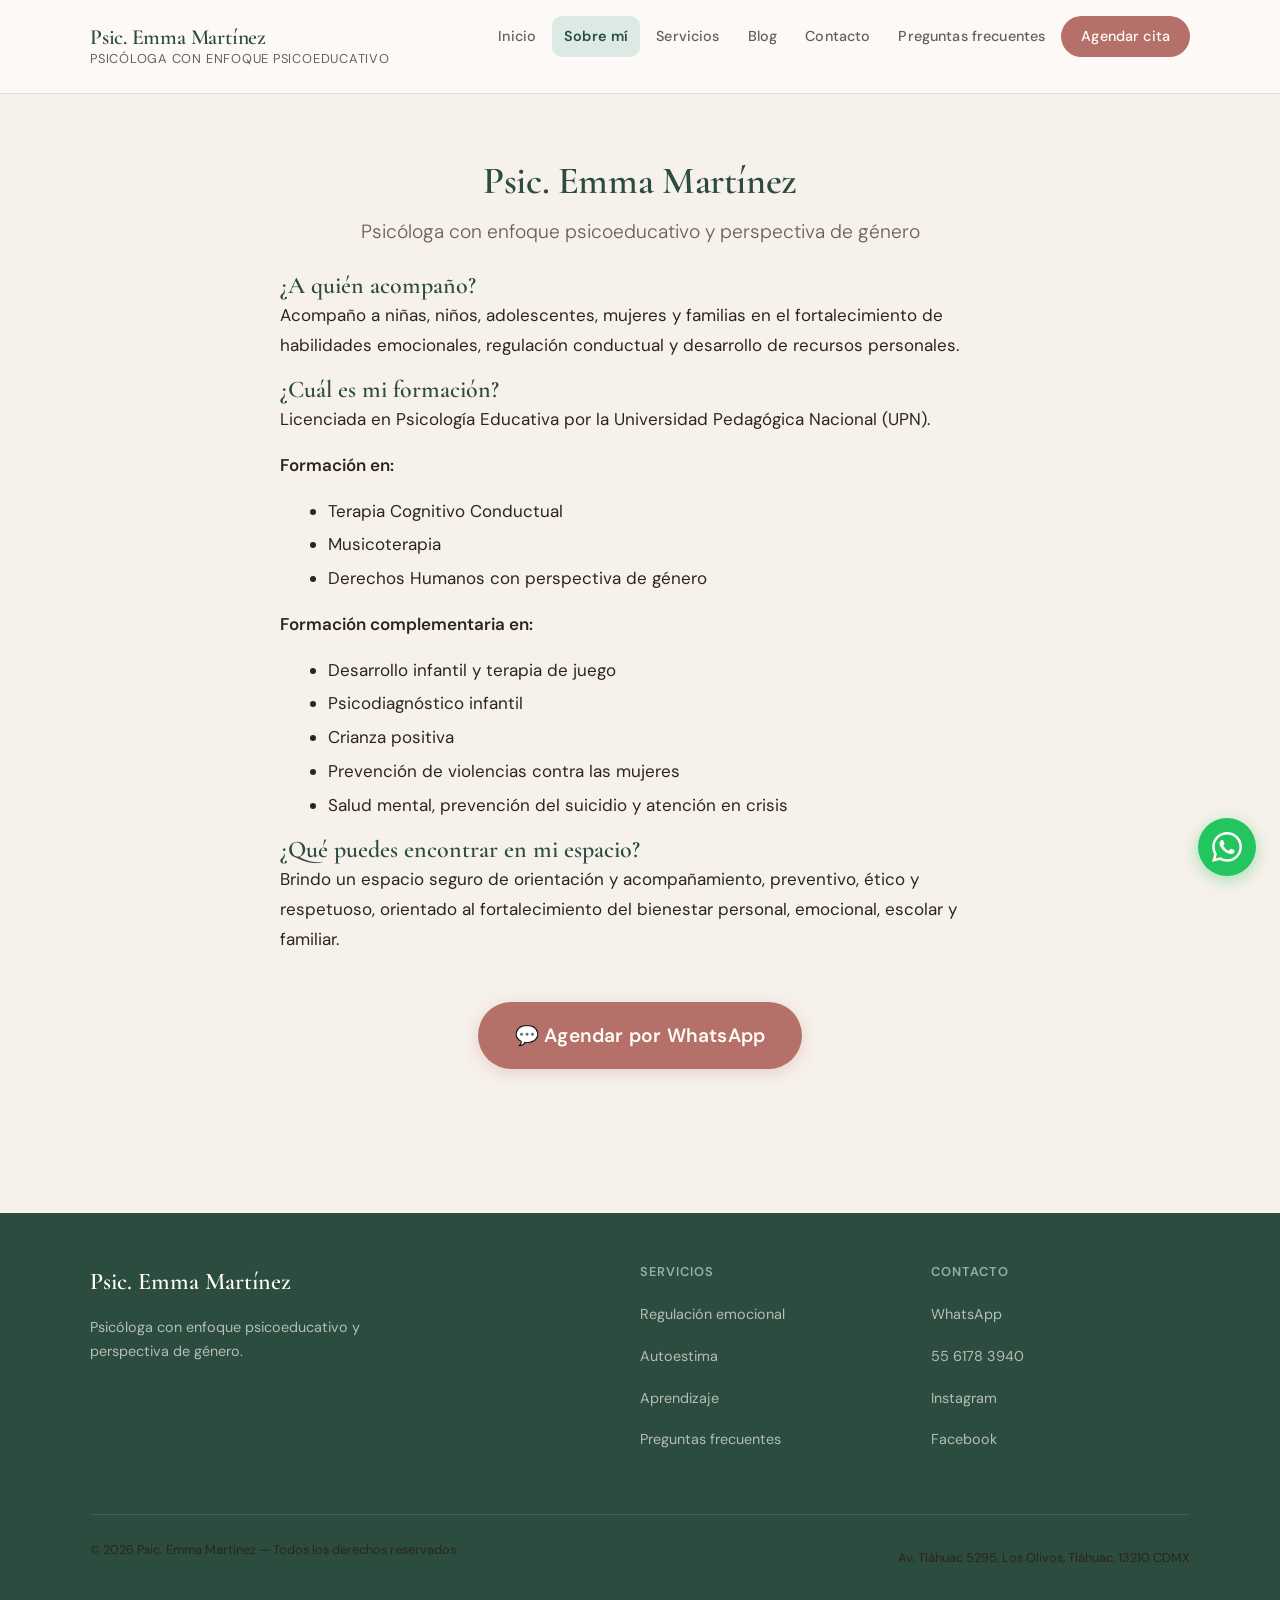
<file: sobre-mi.html>
<!DOCTYPE html>
<html lang="es">
<head>
  <meta charset="UTF-8">
  <meta name="viewport" content="width=device-width, initial-scale=1.0">
  <meta name="description" content="Conoce la formación y el enfoque de la Psic. Emma Martínez, psicóloga en Tláhuac, CDMX. Especialista en terapia cognitivo conductual, musicoterapia y perspectiva de género.">
  <title>Sobre mí | Psic. Emma Martínez</title>
  <link rel="stylesheet" href="css/style.css">
</head>
<body>
  <header>
    <div class="contenedor header-grid">
      <a href="index.html" class="logo">
        <span class="logo-titulo">Psic. Emma Martínez</span>
        <span class="logo-subtitulo">Psicóloga con enfoque psicoeducativo</span>
      </a>
      <nav id="menu" class="menu">
        <button id="hamburger" class="hamburger" aria-label="Abrir menú">
          <span></span><span></span><span></span>
        </button>
        <ul id="menu-list" class="menu-list">
          <li><a href="index.html">Inicio</a></li>
          <li class="activo-nav"><a href="sobre-mi.html">Sobre mí</a></li>
          <li><a href="servicios.html">Servicios</a></li>
          <li><a href="blog/blog.html">Blog</a></li>
          <li><a href="contacto.html">Contacto</a></li>
          <li><a href="faq.html">Preguntas frecuentes</a></li>
          <li class="nav-cta"><a href="https://wa.me/5215561783940?text=Hola%20Psic.%20Emma%2C%20quisiera%20más%20información%20sobre%20sus%20servicios" target="_blank" rel="noopener">Agendar cita</a></li>
        </ul>
      </nav>
    </div>
  </header>

  <main>
    <section class="seccion">
      <div class="contenedor-texto">
        <h1 class="seccion-titulo">Psic. Emma Martínez</h1>
        <p class="lead text-center" style="margin-bottom: var(--sp-6);">Psicóloga con enfoque psicoeducativo y perspectiva de género</p>

        <h3>¿A quién acompaño?</h3>
        <p>Acompaño a niñas, niños, adolescentes, mujeres y familias en el fortalecimiento de habilidades emocionales, regulación conductual y desarrollo de recursos personales.</p>

        <h3>¿Cuál es mi formación?</h3>
        <p>Licenciada en Psicología Educativa por la Universidad Pedagógica Nacional (UPN).</p>
        <p><strong>Formación en:</strong></p>
        <ul style="list-style: disc; margin-left: var(--sp-6);">
          <li>Terapia Cognitivo Conductual</li>
          <li>Musicoterapia</li>
          <li>Derechos Humanos con perspectiva de género</li>
        </ul>
        <p><strong>Formación complementaria en:</strong></p>
        <ul style="list-style: disc; margin-left: var(--sp-6);">
          <li>Desarrollo infantil y terapia de juego</li>
          <li>Psicodiagnóstico infantil</li>
          <li>Crianza positiva</li>
          <li>Prevención de violencias contra las mujeres</li>
          <li>Salud mental, prevención del suicidio y atención en crisis</li>
        </ul>

        <h3>¿Qué puedes encontrar en mi espacio?</h3>
        <p>Brindo un espacio seguro de orientación y acompañamiento, preventivo, ético y respetuoso, orientado al fortalecimiento del bienestar personal, emocional, escolar y familiar.</p>

        <div class="text-center" style="margin-top: var(--sp-12);">
          <a href="https://wa.me/5215561783940?text=Hola%20Psic.%20Emma%2C%20quisiera%20más%20información%20sobre%20sus%20servicios"
             class="boton boton-primario boton-lg"
             target="_blank"
             rel="noopener">
            💬 Agendar por WhatsApp
          </a>
        </div>
      </div>
    </section>
  </main>

  <footer>
    <div class="contenedor">
      <div class="footer-grid">
        <div>
          <p class="footer-logo">Psic. Emma Martínez</p>
          <p class="footer-descripcion">Psicóloga con enfoque psicoeducativo y perspectiva de género.</p>
        </div>
        <div>
          <p class="footer-titulo-col">Servicios</p>
          <ul class="footer-lista">
            <li><a href="servicios.html">Regulación emocional</a></li>
            <li><a href="servicios.html">Autoestima</a></li>
            <li><a href="servicios.html">Aprendizaje</a></li>
            <li><a href="faq.html">Preguntas frecuentes</a></li>
          </ul>
        </div>
        <div>
          <p class="footer-titulo-col">Contacto</p>
          <ul class="footer-lista">
            <li><a href="https://wa.me/5215561783940">WhatsApp</a></li>
            <li><a href="tel:5561783940">55 6178 3940</a></li>
            <li><a href="https://www.instagram.com/psicologa.emma">Instagram</a></li>
            <li><a href="https://www.facebook.com/psic.edu.emma">Facebook</a></li>
          </ul>
        </div>
      </div>
      <div class="footer-divider"></div>
      <div class="footer-base">
        <p>© 2026 Psic. Emma Martínez — Todos los derechos reservados</p>
        <p>Av. Tláhuac 5295, Los Olivos, Tláhuac, 13210 CDMX</p>
      </div>
    </div>
  </footer>

  <a href="https://wa.me/5215561783940?text=Hola%20Psic.%20Emma%2C%20quisiera%20más%20información%20sobre%20sus%20servicios"
     class="whatsapp-flotante"
     target="_blank"
     rel="noopener"
     aria-label="Chatear por WhatsApp">
    <svg xmlns="http://www.w3.org/2000/svg" viewBox="0 0 24 24" width="30" height="30" fill="currentColor">
      <path d="M17.472 14.382c-.297-.149-1.758-.867-2.03-.967-.273-.099-.471-.148-.67.15-.197.297-.767.966-.94 1.164-.173.199-.347.223-.644.075-.297-.15-1.255-.463-2.39-1.475-.883-.788-1.48-1.761-1.653-2.059-.173-.297-.018-.458.13-.606.134-.133.298-.347.446-.52.149-.174.198-.298.298-.497.099-.198.05-.371-.025-.52-.075-.149-.669-1.612-.916-2.207-.242-.579-.487-.5-.669-.51-.173-.008-.371-.01-.57-.01-.198 0-.52.074-.792.372-.272.297-1.04 1.016-1.04 2.479 0 1.462 1.065 2.875 1.213 3.074.149.198 2.096 3.2 5.077 4.487.709.306 1.262.489 1.694.625.712.227 1.36.195 1.871.118.571-.085 1.758-.719 2.006-1.413.248-.694.248-1.289.173-1.413-.074-.124-.272-.198-.57-.347m-5.421 7.403h-.004a9.87 9.87 0 0 1-5.031-1.378l-.361-.214-3.741.982.998-3.648-.235-.374a9.86 9.86 0 0 1-1.51-5.26c.001-5.45 4.436-9.884 9.888-9.884 2.64 0 5.122 1.03 6.988 2.898a9.825 9.825 0 0 1 2.893 6.994c-.003 5.45-4.437 9.884-9.885 9.884m8.413-18.297A11.815 11.815 0 0 0 12.05 0C5.495 0 .16 5.335.157 11.892c0 2.096.547 4.142 1.588 5.945L.057 24l6.305-1.654a11.882 11.882 0 0 0 5.683 1.448h.005c6.554 0 11.89-5.335 11.893-11.893a11.821 11.821 0 0 0-3.48-8.413Z"/>
    </svg>
  </a>

  <script src="js/main.js"></script>
</body>
</html>
</file>
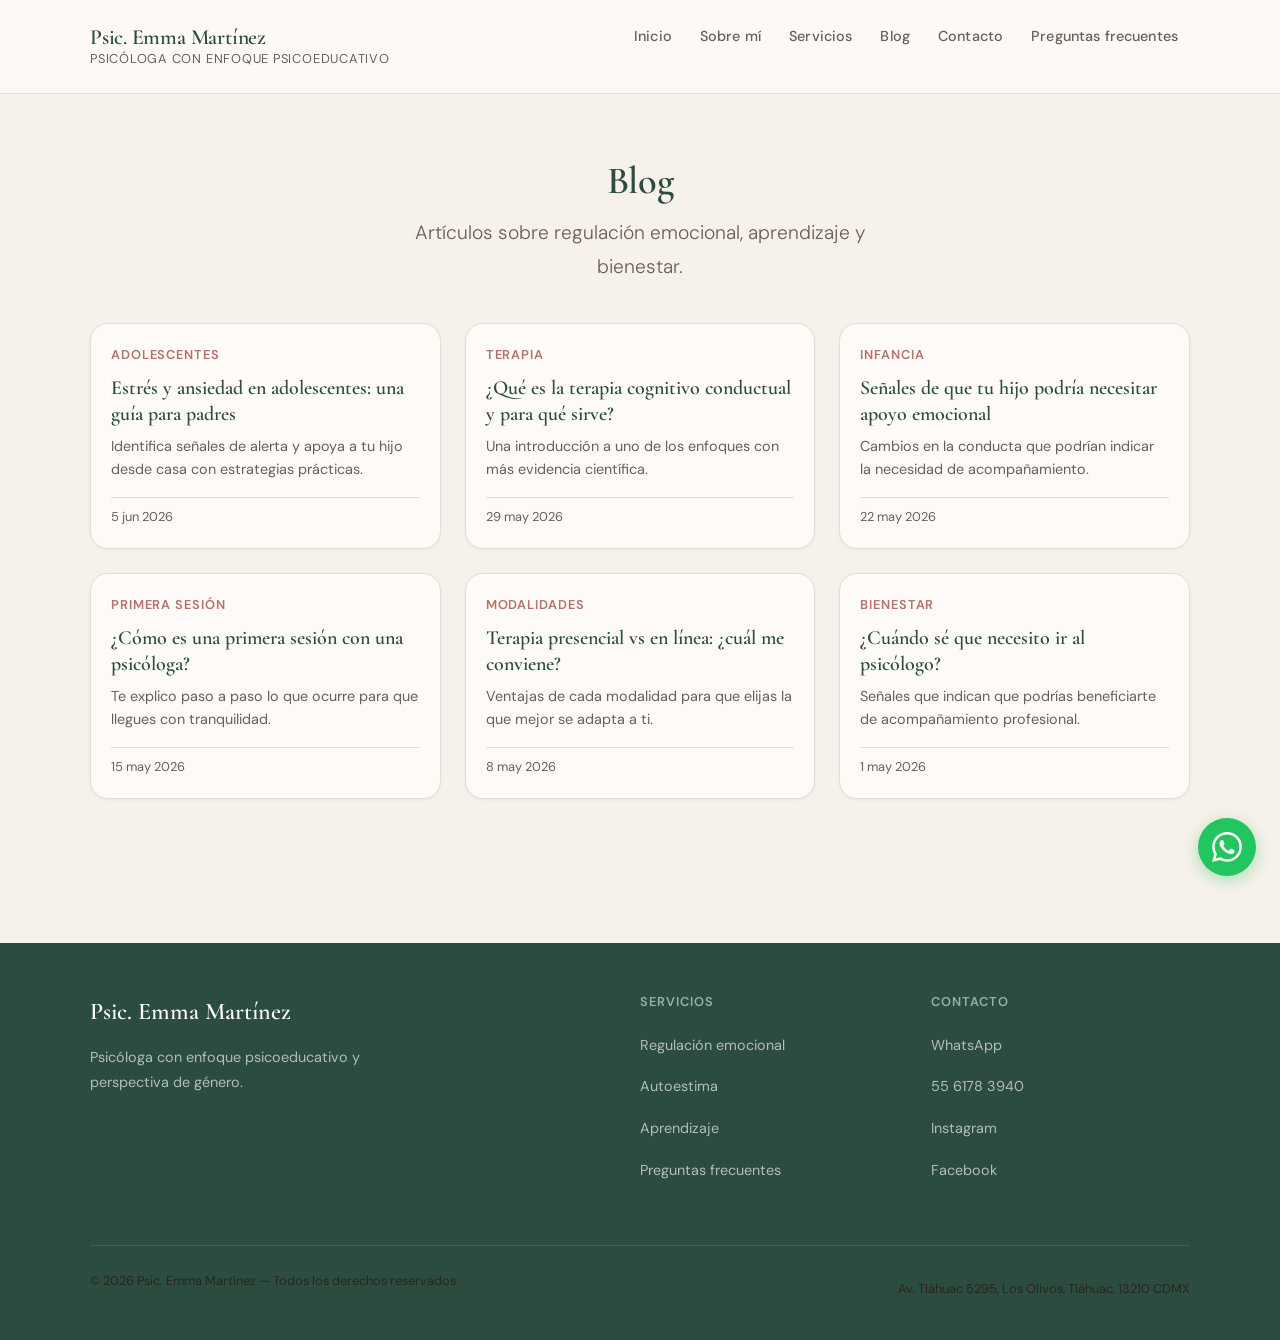
<file: blog/blog.html>
<!DOCTYPE html>
<html lang="es">
<head>
  <meta charset="UTF-8">
  <meta name="viewport" content="width=device-width, initial-scale=1.0">
  <meta name="description" content="Blog de la Psic. Emma Martínez - Artículos sobre regulación emocional, aprendizaje y bienestar.">
  <title>Blog | Psic. Emma Martínez</title>
  <link rel="stylesheet" href="../css/style.css">
</head>
<body>
  <header>
    <div class="contenedor header-grid">
      <a href="../index.html" class="logo">
        <span class="logo-titulo">Psic. Emma Martínez</span>
        <span class="logo-subtitulo">Psicóloga con enfoque psicoeducativo</span>
      </a>
      <nav id="menu" class="menu">
        <button id="hamburger" class="hamburger" aria-label="Abrir menú">
          <span></span><span></span><span></span>
        </button>
        <ul id="menu-list" class="menu-list">
          <li><a href="../index.html">Inicio</a></li>
          <li><a href="../sobre-mi.html">Sobre mí</a></li>
          <li><a href="../servicios.html">Servicios</a></li>
          <li><a href="blog.html">Blog</a></li>
          <li><a href="../contacto.html">Contacto</a></li>
          <li><a href="../faq.html">Preguntas frecuentes</a></li>
        </ul>
      </nav>
    </div>
  </header>

  <main>
    <section class="seccion">
      <div class="contenedor">
        <h1 class="seccion-titulo">Blog</h1>
        <p class="seccion-subtitulo">Artículos sobre regulación emocional, aprendizaje y bienestar.</p>
        <div class="blog-listado">
          <article class="post-card">
            <div class="post-card-cuerpo">
              <span class="post-card-categoria">Adolescentes</span>
              <h3><a href="estres-ansiedad-adolescentes-guia-padres.html">Estrés y ansiedad en adolescentes: una guía para padres</a></h3>
              <p>Identifica señales de alerta y apoya a tu hijo desde casa con estrategias prácticas.</p>
              <span class="post-card-meta">5 jun 2026</span>
            </div>
          </article>
          <article class="post-card">
            <div class="post-card-cuerpo">
              <span class="post-card-categoria">Terapia</span>
              <h3><a href="que-es-terapia-cognitivo-conductual.html">¿Qué es la terapia cognitivo conductual y para qué sirve?</a></h3>
              <p>Una introducción a uno de los enfoques con más evidencia científica.</p>
              <span class="post-card-meta">29 may 2026</span>
            </div>
          </article>
          <article class="post-card">
            <div class="post-card-cuerpo">
              <span class="post-card-categoria">Infancia</span>
              <h3><a href="senales-hijo-apoyo-emocional.html">Señales de que tu hijo podría necesitar apoyo emocional</a></h3>
              <p>Cambios en la conducta que podrían indicar la necesidad de acompañamiento.</p>
              <span class="post-card-meta">22 may 2026</span>
            </div>
          </article>
          <article class="post-card">
            <div class="post-card-cuerpo">
              <span class="post-card-categoria">Primera sesión</span>
              <h3><a href="como-es-una-primera-sesion.html">¿Cómo es una primera sesión con una psicóloga?</a></h3>
              <p>Te explico paso a paso lo que ocurre para que llegues con tranquilidad.</p>
              <span class="post-card-meta">15 may 2026</span>
            </div>
          </article>
          <article class="post-card">
            <div class="post-card-cuerpo">
              <span class="post-card-categoria">Modalidades</span>
              <h3><a href="terapia-presencial-vs-en-linea.html">Terapia presencial vs en línea: ¿cuál me conviene?</a></h3>
              <p>Ventajas de cada modalidad para que elijas la que mejor se adapta a ti.</p>
              <span class="post-card-meta">8 may 2026</span>
            </div>
          </article>
          <article class="post-card">
            <div class="post-card-cuerpo">
              <span class="post-card-categoria">Bienestar</span>
              <h3><a href="cuando-ir-al-psicologo.html">¿Cuándo sé que necesito ir al psicólogo?</a></h3>
              <p>Señales que indican que podrías beneficiarte de acompañamiento profesional.</p>
              <span class="post-card-meta">1 may 2026</span>
            </div>
          </article>
        </div>
      </div>
    </section>
  </main>

  <footer>
    <div class="contenedor">
      <div class="footer-grid">
        <div>
          <p class="footer-logo">Psic. Emma Martínez</p>
          <p class="footer-descripcion">Psicóloga con enfoque psicoeducativo y perspectiva de género.</p>
        </div>
        <div>
          <p class="footer-titulo-col">Servicios</p>
          <ul class="footer-lista">
            <li><a href="../servicios.html">Regulación emocional</a></li>
            <li><a href="../servicios.html">Autoestima</a></li>
            <li><a href="../servicios.html">Aprendizaje</a></li>
            <li><a href="../faq.html">Preguntas frecuentes</a></li>
          </ul>
        </div>
        <div>
          <p class="footer-titulo-col">Contacto</p>
          <ul class="footer-lista">
            <li><a href="https://wa.me/5215561783940">WhatsApp</a></li>
            <li><a href="tel:5561783940">55 6178 3940</a></li>
            <li><a href="https://www.instagram.com/psicologa.emma">Instagram</a></li>
            <li><a href="https://www.facebook.com/psic.edu.emma">Facebook</a></li>
          </ul>
        </div>
      </div>
      <div class="footer-divider"></div>
      <div class="footer-base">
        <p>© 2026 Psic. Emma Martínez — Todos los derechos reservados</p>
        <p>Av. Tláhuac 5295, Los Olivos, Tláhuac, 13210 CDMX</p>
      </div>
    </div>
  </footer>

  <a href="https://wa.me/5215561783940?text=Hola%20Psic.%20Emma%2C%20quisiera%20más%20información%20sobre%20sus%20servicios"
     class="whatsapp-flotante"
     target="_blank"
     rel="noopener"
     aria-label="Chatear por WhatsApp">
    <svg xmlns="http://www.w3.org/2000/svg" viewBox="0 0 24 24" width="30" height="30" fill="currentColor">
      <path d="M17.472 14.382c-.297-.149-1.758-.867-2.03-.967-.273-.099-.471-.148-.67.15-.197.297-.767.966-.94 1.164-.173.199-.347.223-.644.075-.297-.15-1.255-.463-2.39-1.475-.883-.788-1.48-1.761-1.653-2.059-.173-.297-.018-.458.13-.606.134-.133.298-.347.446-.52.149-.174.198-.298.298-.497.099-.198.05-.371-.025-.52-.075-.149-.669-1.612-.916-2.207-.242-.579-.487-.5-.669-.51-.173-.008-.371-.01-.57-.01-.198 0-.52.074-.792.372-.272.297-1.04 1.016-1.04 2.479 0 1.462 1.065 2.875 1.213 3.074.149.198 2.096 3.2 5.077 4.487.709.306 1.262.489 1.694.625.712.227 1.36.195 1.871.118.571-.085 1.758-.719 2.006-1.413.248-.694.248-1.289.173-1.413-.074-.124-.272-.198-.57-.347m-5.421 7.403h-.004a9.87 9.87 0 0 1-5.031-1.378l-.361-.214-3.741.982.998-3.648-.235-.374a9.86 9.86 0 0 1-1.51-5.26c.001-5.45 4.436-9.884 9.888-9.884 2.64 0 5.122 1.03 6.988 2.898a9.825 9.825 0 0 1 2.893 6.994c-.003 5.45-4.437 9.884-9.885 9.884m8.413-18.297A11.815 11.815 0 0 0 12.05 0C5.495 0 .16 5.335.157 11.892c0 2.096.547 4.142 1.588 5.945L.057 24l6.305-1.654a11.882 11.882 0 0 0 5.683 1.448h.005c6.554 0 11.89-5.335 11.893-11.893a11.821 11.821 0 0 0-3.48-8.413Z"/>
    </svg>
  </a>

  <script src="../js/main.js"></script>
</body>
</html>
</file>
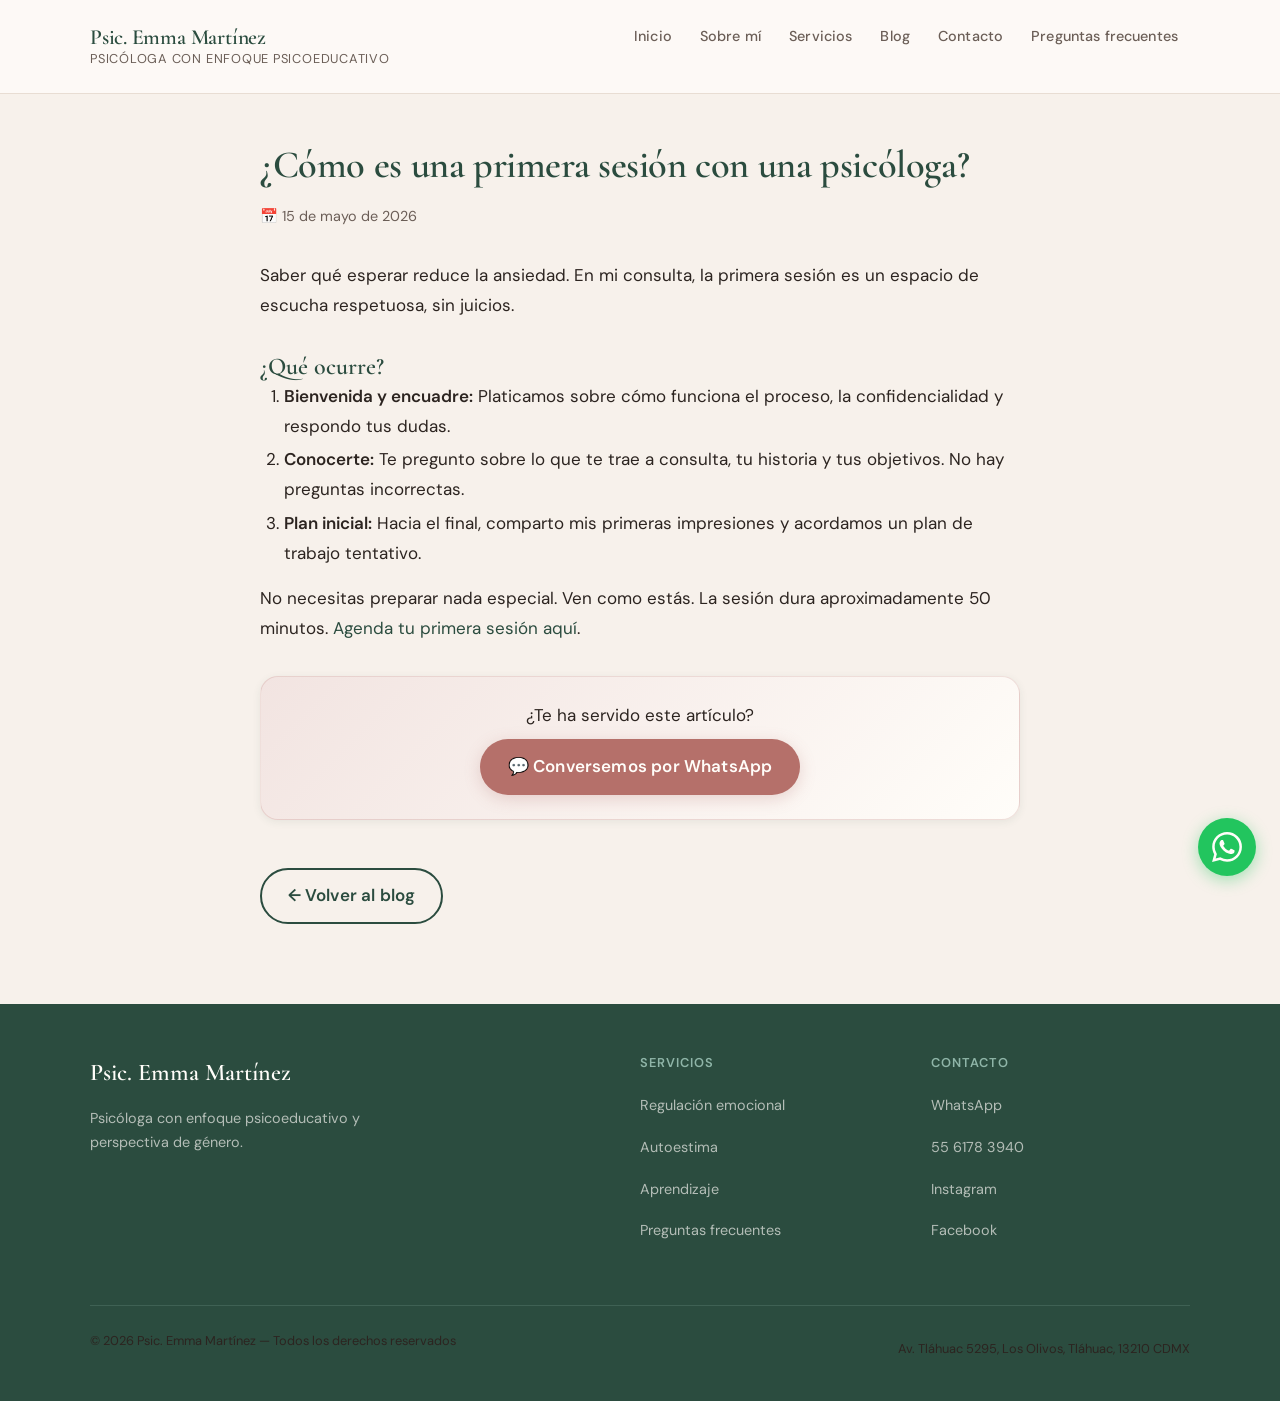
<file: blog/como-es-una-primera-sesion.html>
<!DOCTYPE html>
<html lang="es">
<head>
  <meta charset="UTF-8">
  <meta name="viewport" content="width=device-width, initial-scale=1.0">
  <meta name="description" content="Te explico paso a paso lo que ocurre en una primera sesión para que llegues con tranquilidad y confianza.">
  <title>¿Cómo es una primera sesión con una psicóloga? | Psic. Emma Martínez</title>
  <link rel="stylesheet" href="../css/style.css">
</head>
<body>
  <header>
    <div class="contenedor header-grid">
      <a href="../index.html" class="logo">
        <span class="logo-titulo">Psic. Emma Martínez</span>
        <span class="logo-subtitulo">Psicóloga con enfoque psicoeducativo</span>
      </a>
      <nav id="menu" class="menu">
        <button id="hamburger" class="hamburger" aria-label="Abrir menú">
          <span></span><span></span><span></span>
        </button>
        <ul id="menu-list" class="menu-list">
          <li><a href="../index.html">Inicio</a></li>
          <li><a href="../sobre-mi.html">Sobre mí</a></li>
          <li><a href="../servicios.html">Servicios</a></li>
          <li><a href="blog.html">Blog</a></li>
          <li><a href="../contacto.html">Contacto</a></li>
          <li><a href="../faq.html">Preguntas frecuentes</a></li>
        </ul>
      </nav>
    </div>
  </header>

  <main>
    <article class="post">
      <h1>¿Cómo es una primera sesión con una psicóloga?</h1>
      <div class="post-fecha">📅 15 de mayo de 2026</div>
      <div class="post-cuerpo">
        <p>Saber qué esperar reduce la ansiedad. En mi consulta, la primera sesión es un espacio de escucha respetuosa, sin juicios.</p>
        <h3>¿Qué ocurre?</h3>
        <ol>
          <li><strong>Bienvenida y encuadre:</strong> Platicamos sobre cómo funciona el proceso, la confidencialidad y respondo tus dudas.</li>
          <li><strong>Conocerte:</strong> Te pregunto sobre lo que te trae a consulta, tu historia y tus objetivos. No hay preguntas incorrectas.</li>
          <li><strong>Plan inicial:</strong> Hacia el final, comparto mis primeras impresiones y acordamos un plan de trabajo tentativo.</li>
        </ol>
        <p>No necesitas preparar nada especial. Ven como estás. La sesión dura aproximadamente 50 minutos. <a href="../contacto.html">Agenda tu primera sesión aquí</a>.</p>

        <!-- CTA contextual con tarjeta destacada -->
        <div class="tarjeta tarjeta-destacada text-center" style="margin-top: var(--sp-8);">
          <p style="margin-bottom: var(--sp-2);">¿Te ha servido este artículo?</p>
          <a href="https://wa.me/5215561783940?text=Hola%20Psic.%20Emma%2C%20vi%20el%20artículo%20'¿Cómo%20es%20una%20primera%20sesión%20con%20una%20psicóloga%3F'%20y%20quisiera%20más%20información"
             class="boton boton-primario">
            💬 Conversemos por WhatsApp
          </a>
        </div>
      </div>

      <div class="post-volver">
        <a href="blog.html" class="boton boton-secundario">← Volver al blog</a>
      </div>
    </article>
  </main>

  <footer>
    <div class="contenedor">
      <div class="footer-grid">
        <div>
          <p class="footer-logo">Psic. Emma Martínez</p>
          <p class="footer-descripcion">Psicóloga con enfoque psicoeducativo y perspectiva de género.</p>
        </div>
        <div>
          <p class="footer-titulo-col">Servicios</p>
          <ul class="footer-lista">
            <li><a href="../servicios.html">Regulación emocional</a></li>
            <li><a href="../servicios.html">Autoestima</a></li>
            <li><a href="../servicios.html">Aprendizaje</a></li>
            <li><a href="../faq.html">Preguntas frecuentes</a></li>
          </ul>
        </div>
        <div>
          <p class="footer-titulo-col">Contacto</p>
          <ul class="footer-lista">
            <li><a href="https://wa.me/5215561783940">WhatsApp</a></li>
            <li><a href="tel:5561783940">55 6178 3940</a></li>
            <li><a href="https://www.instagram.com/psicologa.emma">Instagram</a></li>
            <li><a href="https://www.facebook.com/psic.edu.emma">Facebook</a></li>
          </ul>
        </div>
      </div>
      <div class="footer-divider"></div>
      <div class="footer-base">
        <p>© 2026 Psic. Emma Martínez — Todos los derechos reservados</p>
        <p>Av. Tláhuac 5295, Los Olivos, Tláhuac, 13210 CDMX</p>
      </div>
    </div>
  </footer>

  <a href="https://wa.me/5215561783940?text=Hola%20Psic.%20Emma%2C%20quisiera%20más%20información%20sobre%20sus%20servicios"
     class="whatsapp-flotante"
     target="_blank"
     rel="noopener"
     aria-label="Chatear por WhatsApp">
    <svg xmlns="http://www.w3.org/2000/svg" viewBox="0 0 24 24" width="30" height="30" fill="currentColor">
      <path d="M17.472 14.382c-.297-.149-1.758-.867-2.03-.967-.273-.099-.471-.148-.67.15-.197.297-.767.966-.94 1.164-.173.199-.347.223-.644.075-.297-.15-1.255-.463-2.39-1.475-.883-.788-1.48-1.761-1.653-2.059-.173-.297-.018-.458.13-.606.134-.133.298-.347.446-.52.149-.174.198-.298.298-.497.099-.198.05-.371-.025-.52-.075-.149-.669-1.612-.916-2.207-.242-.579-.487-.5-.669-.51-.173-.008-.371-.01-.57-.01-.198 0-.52.074-.792.372-.272.297-1.04 1.016-1.04 2.479 0 1.462 1.065 2.875 1.213 3.074.149.198 2.096 3.2 5.077 4.487.709.306 1.262.489 1.694.625.712.227 1.36.195 1.871.118.571-.085 1.758-.719 2.006-1.413.248-.694.248-1.289.173-1.413-.074-.124-.272-.198-.57-.347m-5.421 7.403h-.004a9.87 9.87 0 0 1-5.031-1.378l-.361-.214-3.741.982.998-3.648-.235-.374a9.86 9.86 0 0 1-1.51-5.26c.001-5.45 4.436-9.884 9.888-9.884 2.64 0 5.122 1.03 6.988 2.898a9.825 9.825 0 0 1 2.893 6.994c-.003 5.45-4.437 9.884-9.885 9.884m8.413-18.297A11.815 11.815 0 0 0 12.05 0C5.495 0 .16 5.335.157 11.892c0 2.096.547 4.142 1.588 5.945L.057 24l6.305-1.654a11.882 11.882 0 0 0 5.683 1.448h.005c6.554 0 11.89-5.335 11.893-11.893a11.821 11.821 0 0 0-3.48-8.413Z"/>
    </svg>
  </a>

  <script src="../js/main.js"></script>
</body>
</html>
</file>
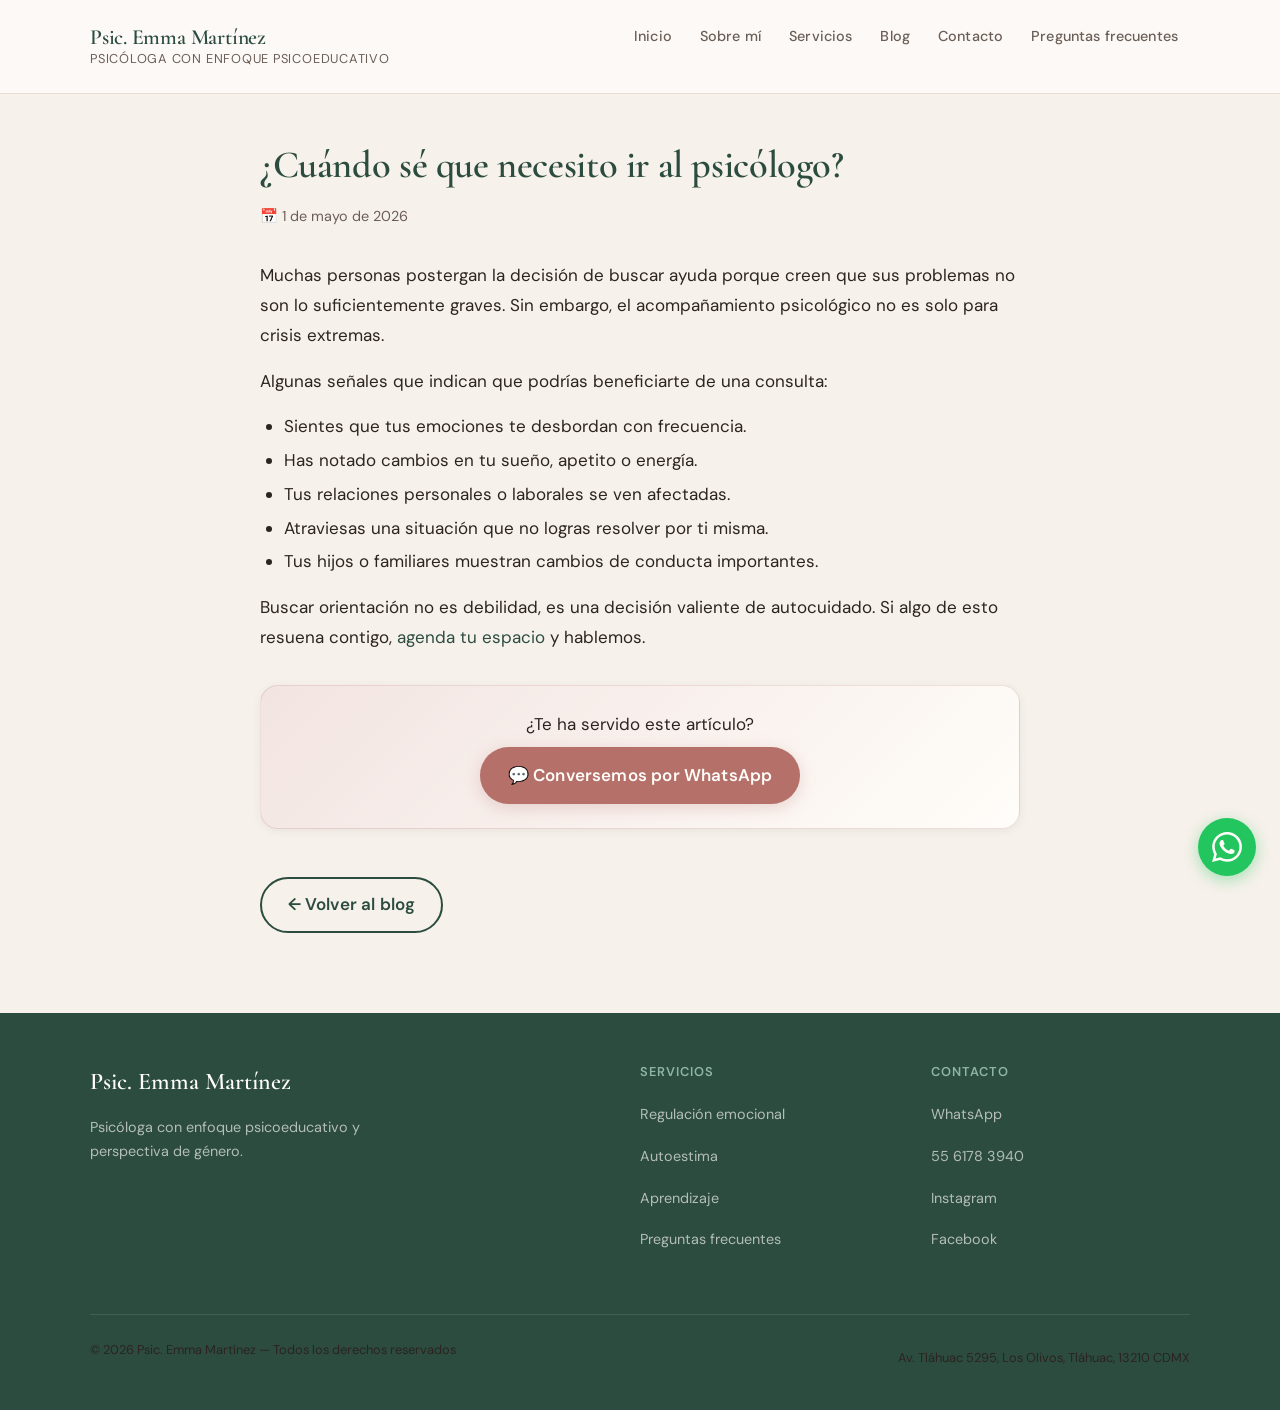
<file: blog/cuando-ir-al-psicologo.html>
<!DOCTYPE html>
<html lang="es">
<head>
  <meta charset="UTF-8">
  <meta name="viewport" content="width=device-width, initial-scale=1.0">
  <meta name="description" content="Señales que indican que podrías beneficiarte de un acompañamiento psicológico profesional.">
  <title>¿Cuándo sé que necesito ir al psicólogo? | Psic. Emma Martínez</title>
  <link rel="stylesheet" href="../css/style.css">
</head>
<body>
  <header>
    <div class="contenedor header-grid">
      <a href="../index.html" class="logo">
        <span class="logo-titulo">Psic. Emma Martínez</span>
        <span class="logo-subtitulo">Psicóloga con enfoque psicoeducativo</span>
      </a>
      <nav id="menu" class="menu">
        <button id="hamburger" class="hamburger" aria-label="Abrir menú">
          <span></span><span></span><span></span>
        </button>
        <ul id="menu-list" class="menu-list">
          <li><a href="../index.html">Inicio</a></li>
          <li><a href="../sobre-mi.html">Sobre mí</a></li>
          <li><a href="../servicios.html">Servicios</a></li>
          <li><a href="blog.html">Blog</a></li>
          <li><a href="../contacto.html">Contacto</a></li>
          <li><a href="../faq.html">Preguntas frecuentes</a></li>
        </ul>
      </nav>
    </div>
  </header>

  <main>
    <article class="post">
      <h1>¿Cuándo sé que necesito ir al psicólogo?</h1>
      <div class="post-fecha">📅 1 de mayo de 2026</div>
      <div class="post-cuerpo">
        <p>Muchas personas postergan la decisión de buscar ayuda porque creen que sus problemas no son lo suficientemente graves. Sin embargo, el acompañamiento psicológico no es solo para crisis extremas.</p>
        <p>Algunas señales que indican que podrías beneficiarte de una consulta:</p>
        <ul>
          <li>Sientes que tus emociones te desbordan con frecuencia.</li>
          <li>Has notado cambios en tu sueño, apetito o energía.</li>
          <li>Tus relaciones personales o laborales se ven afectadas.</li>
          <li>Atraviesas una situación que no logras resolver por ti misma.</li>
          <li>Tus hijos o familiares muestran cambios de conducta importantes.</li>
        </ul>
        <p>Buscar orientación no es debilidad, es una decisión valiente de autocuidado. Si algo de esto resuena contigo, <a href="../contacto.html">agenda tu espacio</a> y hablemos.</p>

        <!-- CTA contextual con tarjeta destacada -->
        <div class="tarjeta tarjeta-destacada text-center" style="margin-top: var(--sp-8);">
          <p style="margin-bottom: var(--sp-2);">¿Te ha servido este artículo?</p>
          <a href="https://wa.me/5215561783940?text=Hola%20Psic.%20Emma%2C%20vi%20el%20artículo%20'¿Cuándo%20sé%20que%20necesito%20ir%20al%20psicólogo%3F'%20y%20quisiera%20más%20información"
             class="boton boton-primario">
            💬 Conversemos por WhatsApp
          </a>
        </div>
      </div>

      <div class="post-volver">
        <a href="blog.html" class="boton boton-secundario">← Volver al blog</a>
      </div>
    </article>
  </main>

  <footer>
    <div class="contenedor">
      <div class="footer-grid">
        <div>
          <p class="footer-logo">Psic. Emma Martínez</p>
          <p class="footer-descripcion">Psicóloga con enfoque psicoeducativo y perspectiva de género.</p>
        </div>
        <div>
          <p class="footer-titulo-col">Servicios</p>
          <ul class="footer-lista">
            <li><a href="../servicios.html">Regulación emocional</a></li>
            <li><a href="../servicios.html">Autoestima</a></li>
            <li><a href="../servicios.html">Aprendizaje</a></li>
            <li><a href="../faq.html">Preguntas frecuentes</a></li>
          </ul>
        </div>
        <div>
          <p class="footer-titulo-col">Contacto</p>
          <ul class="footer-lista">
            <li><a href="https://wa.me/5215561783940">WhatsApp</a></li>
            <li><a href="tel:5561783940">55 6178 3940</a></li>
            <li><a href="https://www.instagram.com/psicologa.emma">Instagram</a></li>
            <li><a href="https://www.facebook.com/psic.edu.emma">Facebook</a></li>
          </ul>
        </div>
      </div>
      <div class="footer-divider"></div>
      <div class="footer-base">
        <p>© 2026 Psic. Emma Martínez — Todos los derechos reservados</p>
        <p>Av. Tláhuac 5295, Los Olivos, Tláhuac, 13210 CDMX</p>
      </div>
    </div>
  </footer>

  <a href="https://wa.me/5215561783940?text=Hola%20Psic.%20Emma%2C%20quisiera%20más%20información%20sobre%20sus%20servicios"
     class="whatsapp-flotante"
     target="_blank"
     rel="noopener"
     aria-label="Chatear por WhatsApp">
    <svg xmlns="http://www.w3.org/2000/svg" viewBox="0 0 24 24" width="30" height="30" fill="currentColor">
      <path d="M17.472 14.382c-.297-.149-1.758-.867-2.03-.967-.273-.099-.471-.148-.67.15-.197.297-.767.966-.94 1.164-.173.199-.347.223-.644.075-.297-.15-1.255-.463-2.39-1.475-.883-.788-1.48-1.761-1.653-2.059-.173-.297-.018-.458.13-.606.134-.133.298-.347.446-.52.149-.174.198-.298.298-.497.099-.198.05-.371-.025-.52-.075-.149-.669-1.612-.916-2.207-.242-.579-.487-.5-.669-.51-.173-.008-.371-.01-.57-.01-.198 0-.52.074-.792.372-.272.297-1.04 1.016-1.04 2.479 0 1.462 1.065 2.875 1.213 3.074.149.198 2.096 3.2 5.077 4.487.709.306 1.262.489 1.694.625.712.227 1.36.195 1.871.118.571-.085 1.758-.719 2.006-1.413.248-.694.248-1.289.173-1.413-.074-.124-.272-.198-.57-.347m-5.421 7.403h-.004a9.87 9.87 0 0 1-5.031-1.378l-.361-.214-3.741.982.998-3.648-.235-.374a9.86 9.86 0 0 1-1.51-5.26c.001-5.45 4.436-9.884 9.888-9.884 2.64 0 5.122 1.03 6.988 2.898a9.825 9.825 0 0 1 2.893 6.994c-.003 5.45-4.437 9.884-9.885 9.884m8.413-18.297A11.815 11.815 0 0 0 12.05 0C5.495 0 .16 5.335.157 11.892c0 2.096.547 4.142 1.588 5.945L.057 24l6.305-1.654a11.882 11.882 0 0 0 5.683 1.448h.005c6.554 0 11.89-5.335 11.893-11.893a11.821 11.821 0 0 0-3.48-8.413Z"/>
    </svg>
  </a>

  <script src="../js/main.js"></script>
</body>
</html>
</file>
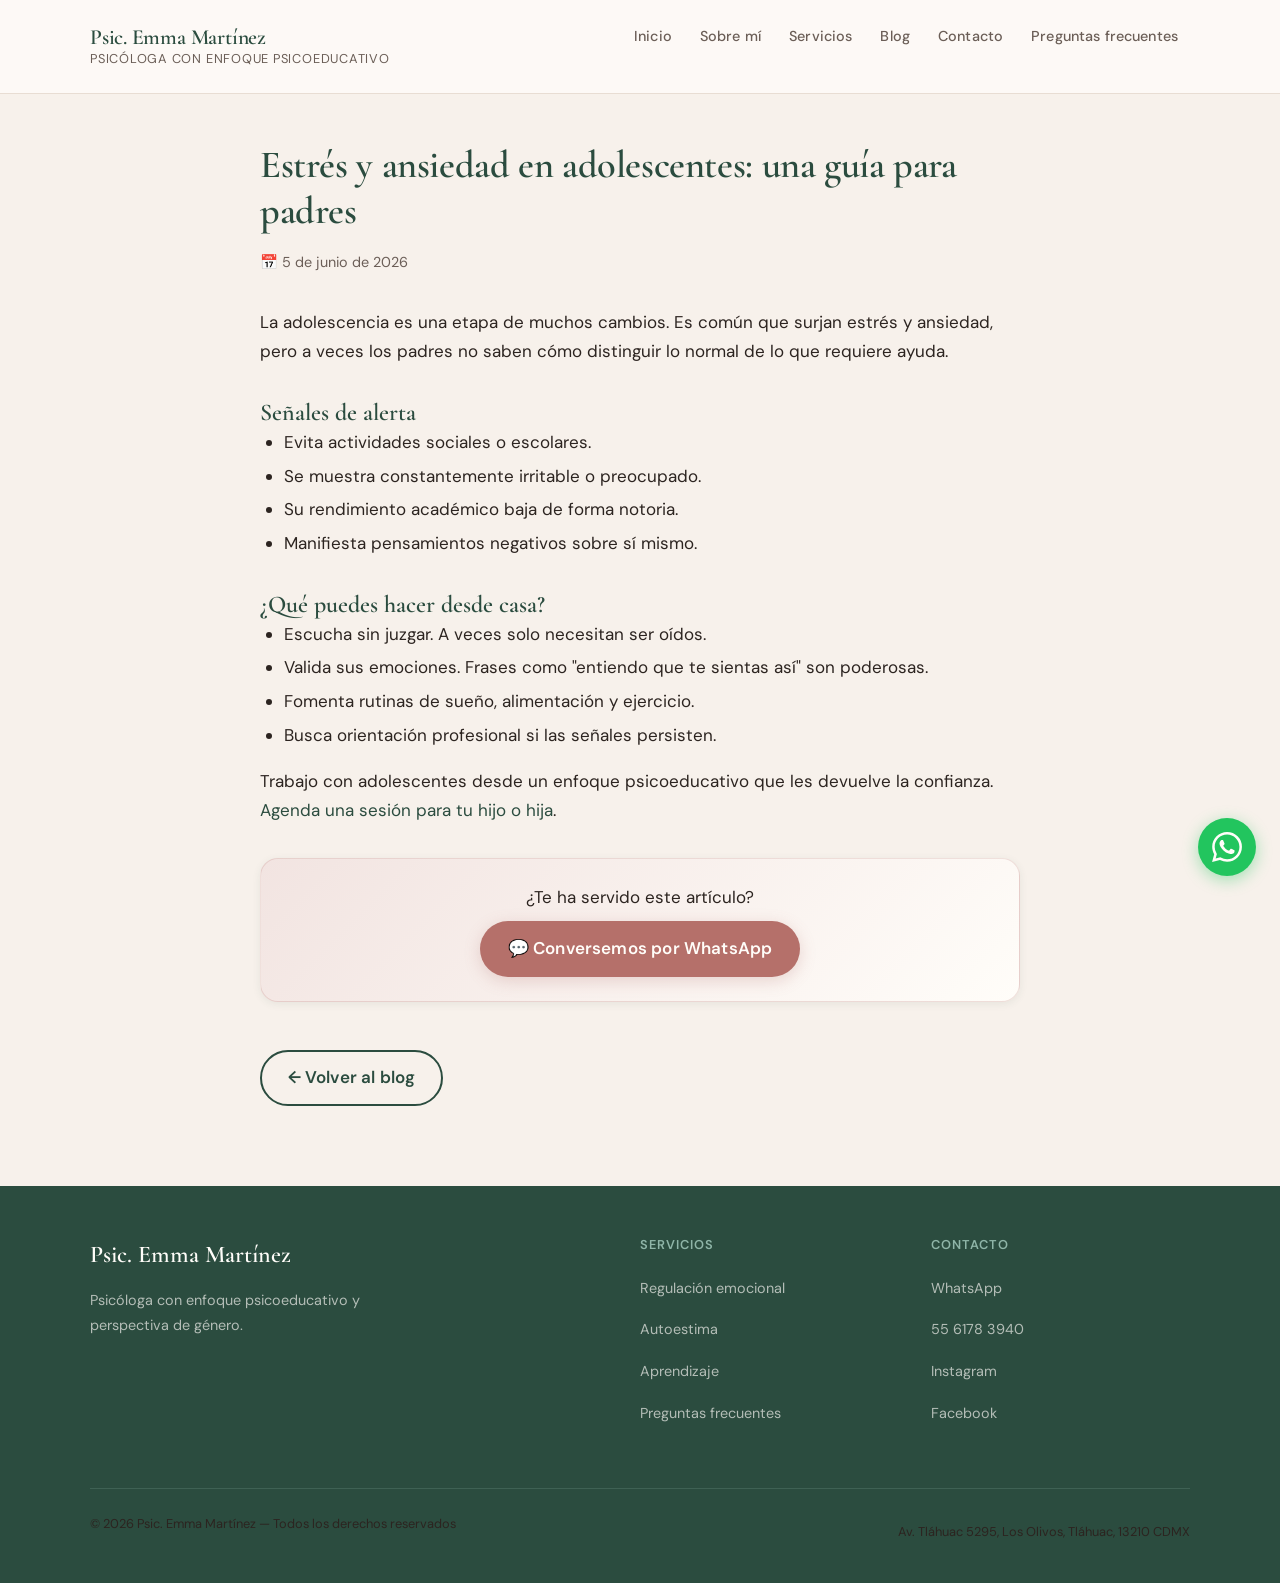
<file: blog/estres-ansiedad-adolescentes-guia-padres.html>
<!DOCTYPE html>
<html lang="es">
<head>
  <meta charset="UTF-8">
  <meta name="viewport" content="width=device-width, initial-scale=1.0">
  <meta name="description" content="Cómo identificar y apoyar a tu hijo adolescente frente al estrés y la ansiedad desde casa, con orientación de la Psic. Emma Martínez.">
  <title>Estrés y ansiedad en adolescentes: una guía para padres | Psic. Emma Martínez</title>
  <link rel="stylesheet" href="../css/style.css">
</head>
<body>
  <header>
    <div class="contenedor header-grid">
      <a href="../index.html" class="logo">
        <span class="logo-titulo">Psic. Emma Martínez</span>
        <span class="logo-subtitulo">Psicóloga con enfoque psicoeducativo</span>
      </a>
      <nav id="menu" class="menu">
        <button id="hamburger" class="hamburger" aria-label="Abrir menú">
          <span></span><span></span><span></span>
        </button>
        <ul id="menu-list" class="menu-list">
          <li><a href="../index.html">Inicio</a></li>
          <li><a href="../sobre-mi.html">Sobre mí</a></li>
          <li><a href="../servicios.html">Servicios</a></li>
          <li><a href="blog.html">Blog</a></li>
          <li><a href="../contacto.html">Contacto</a></li>
          <li><a href="../faq.html">Preguntas frecuentes</a></li>
        </ul>
      </nav>
    </div>
  </header>

  <main>
    <article class="post">
      <h1>Estrés y ansiedad en adolescentes: una guía para padres</h1>
      <div class="post-fecha">📅 5 de junio de 2026</div>
      <div class="post-cuerpo">
        <p>La adolescencia es una etapa de muchos cambios. Es común que surjan estrés y ansiedad, pero a veces los padres no saben cómo distinguir lo normal de lo que requiere ayuda.</p>
        <h3>Señales de alerta</h3>
        <ul>
          <li>Evita actividades sociales o escolares.</li>
          <li>Se muestra constantemente irritable o preocupado.</li>
          <li>Su rendimiento académico baja de forma notoria.</li>
          <li>Manifiesta pensamientos negativos sobre sí mismo.</li>
        </ul>
        <h3>¿Qué puedes hacer desde casa?</h3>
        <ul>
          <li>Escucha sin juzgar. A veces solo necesitan ser oídos.</li>
          <li>Valida sus emociones. Frases como "entiendo que te sientas así" son poderosas.</li>
          <li>Fomenta rutinas de sueño, alimentación y ejercicio.</li>
          <li>Busca orientación profesional si las señales persisten.</li>
        </ul>
        <p>Trabajo con adolescentes desde un enfoque psicoeducativo que les devuelve la confianza. <a href="../contacto.html">Agenda una sesión para tu hijo o hija</a>.</p>

        <!-- CTA contextual con tarjeta destacada -->
        <div class="tarjeta tarjeta-destacada text-center" style="margin-top: var(--sp-8);">
          <p style="margin-bottom: var(--sp-2);">¿Te ha servido este artículo?</p>
          <a href="https://wa.me/5215561783940?text=Hola%20Psic.%20Emma%2C%20vi%20el%20artículo%20'Estrés%20y%20ansiedad%20en%20adolescentes%3A%20una%20guía%20para%20padres'%20y%20quisiera%20más%20información"
             class="boton boton-primario">
            💬 Conversemos por WhatsApp
          </a>
        </div>
      </div>

      <div class="post-volver">
        <a href="blog.html" class="boton boton-secundario">← Volver al blog</a>
      </div>
    </article>
  </main>

  <footer>
    <div class="contenedor">
      <div class="footer-grid">
        <div>
          <p class="footer-logo">Psic. Emma Martínez</p>
          <p class="footer-descripcion">Psicóloga con enfoque psicoeducativo y perspectiva de género.</p>
        </div>
        <div>
          <p class="footer-titulo-col">Servicios</p>
          <ul class="footer-lista">
            <li><a href="../servicios.html">Regulación emocional</a></li>
            <li><a href="../servicios.html">Autoestima</a></li>
            <li><a href="../servicios.html">Aprendizaje</a></li>
            <li><a href="../faq.html">Preguntas frecuentes</a></li>
          </ul>
        </div>
        <div>
          <p class="footer-titulo-col">Contacto</p>
          <ul class="footer-lista">
            <li><a href="https://wa.me/5215561783940">WhatsApp</a></li>
            <li><a href="tel:5561783940">55 6178 3940</a></li>
            <li><a href="https://www.instagram.com/psicologa.emma">Instagram</a></li>
            <li><a href="https://www.facebook.com/psic.edu.emma">Facebook</a></li>
          </ul>
        </div>
      </div>
      <div class="footer-divider"></div>
      <div class="footer-base">
        <p>© 2026 Psic. Emma Martínez — Todos los derechos reservados</p>
        <p>Av. Tláhuac 5295, Los Olivos, Tláhuac, 13210 CDMX</p>
      </div>
    </div>
  </footer>

  <a href="https://wa.me/5215561783940?text=Hola%20Psic.%20Emma%2C%20quisiera%20más%20información%20sobre%20sus%20servicios"
     class="whatsapp-flotante"
     target="_blank"
     rel="noopener"
     aria-label="Chatear por WhatsApp">
    <svg xmlns="http://www.w3.org/2000/svg" viewBox="0 0 24 24" width="30" height="30" fill="currentColor">
      <path d="M17.472 14.382c-.297-.149-1.758-.867-2.03-.967-.273-.099-.471-.148-.67.15-.197.297-.767.966-.94 1.164-.173.199-.347.223-.644.075-.297-.15-1.255-.463-2.39-1.475-.883-.788-1.48-1.761-1.653-2.059-.173-.297-.018-.458.13-.606.134-.133.298-.347.446-.52.149-.174.198-.298.298-.497.099-.198.05-.371-.025-.52-.075-.149-.669-1.612-.916-2.207-.242-.579-.487-.5-.669-.51-.173-.008-.371-.01-.57-.01-.198 0-.52.074-.792.372-.272.297-1.04 1.016-1.04 2.479 0 1.462 1.065 2.875 1.213 3.074.149.198 2.096 3.2 5.077 4.487.709.306 1.262.489 1.694.625.712.227 1.36.195 1.871.118.571-.085 1.758-.719 2.006-1.413.248-.694.248-1.289.173-1.413-.074-.124-.272-.198-.57-.347m-5.421 7.403h-.004a9.87 9.87 0 0 1-5.031-1.378l-.361-.214-3.741.982.998-3.648-.235-.374a9.86 9.86 0 0 1-1.51-5.26c.001-5.45 4.436-9.884 9.888-9.884 2.64 0 5.122 1.03 6.988 2.898a9.825 9.825 0 0 1 2.893 6.994c-.003 5.45-4.437 9.884-9.885 9.884m8.413-18.297A11.815 11.815 0 0 0 12.05 0C5.495 0 .16 5.335.157 11.892c0 2.096.547 4.142 1.588 5.945L.057 24l6.305-1.654a11.882 11.882 0 0 0 5.683 1.448h.005c6.554 0 11.89-5.335 11.893-11.893a11.821 11.821 0 0 0-3.48-8.413Z"/>
    </svg>
  </a>

  <script src="../js/main.js"></script>
</body>
</html>
</file>
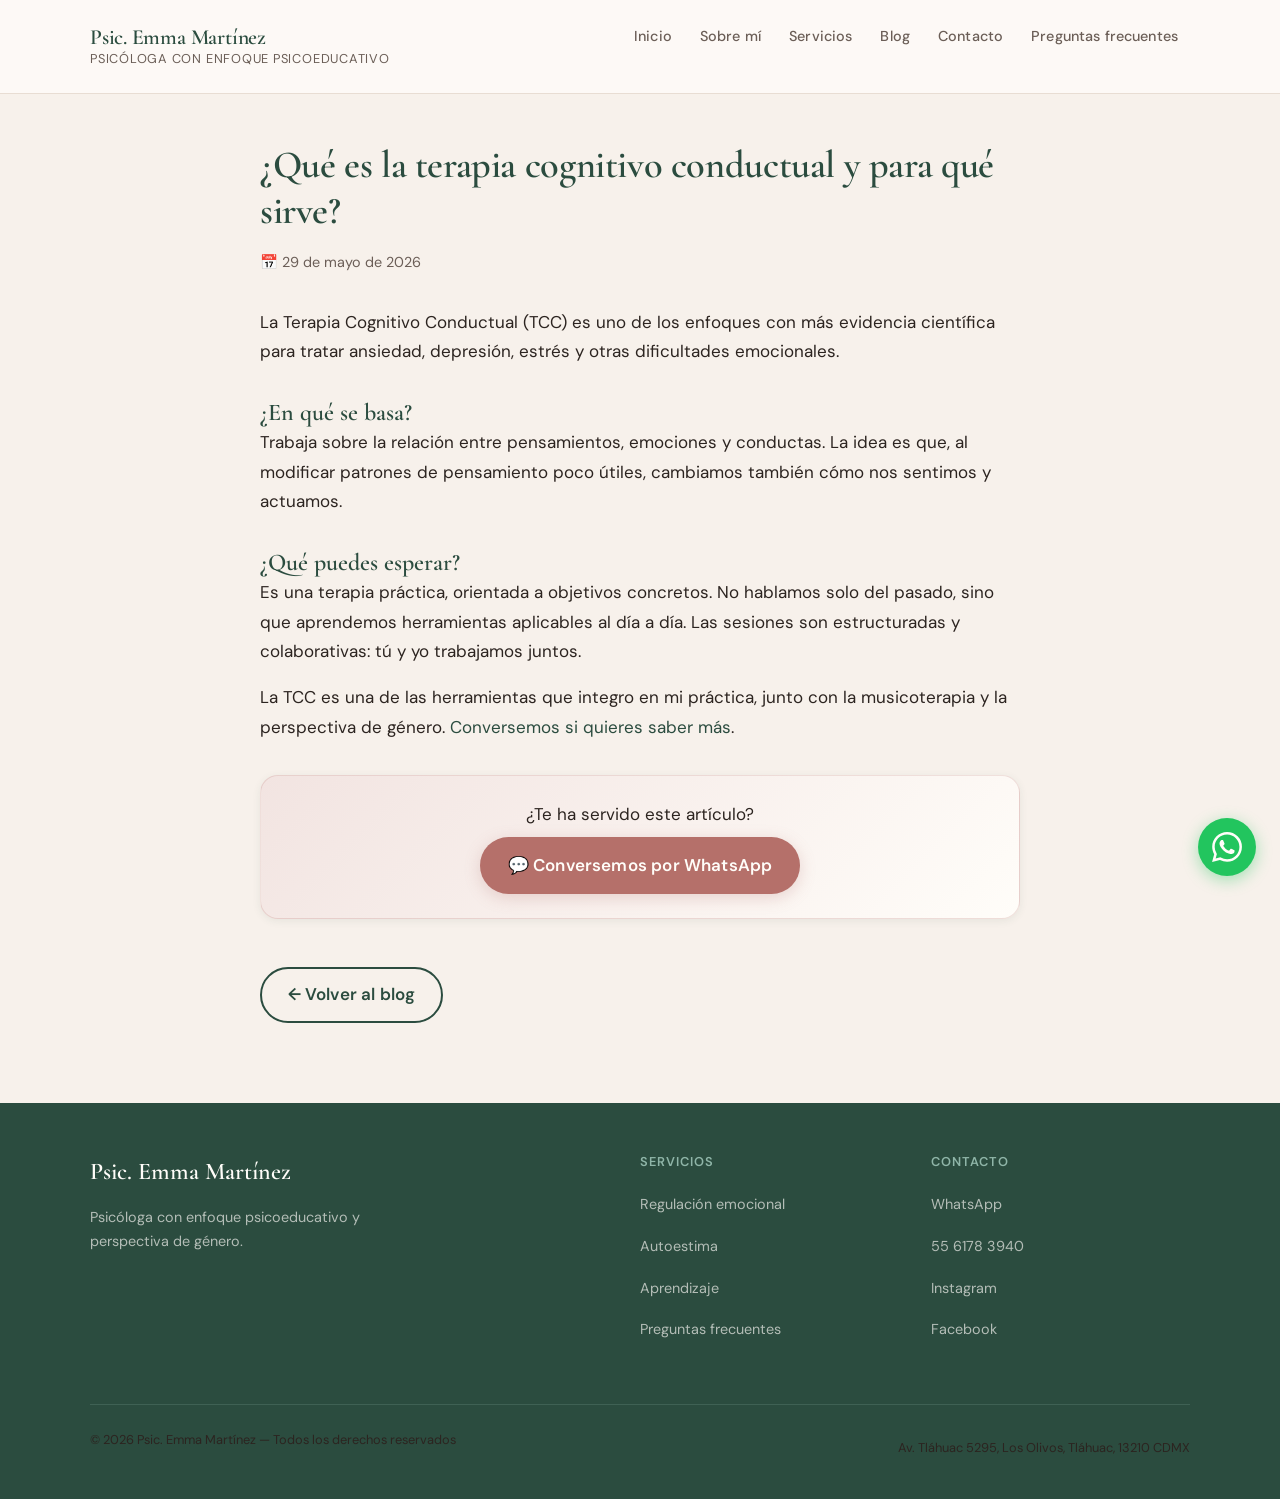
<file: blog/que-es-terapia-cognitivo-conductual.html>
<!DOCTYPE html>
<html lang="es">
<head>
  <meta charset="UTF-8">
  <meta name="viewport" content="width=device-width, initial-scale=1.0">
  <meta name="description" content="Una introducción a la Terapia Cognitivo Conductual, uno de los enfoques con los que trabaja la Psic. Emma Martínez.">
  <title>¿Qué es la terapia cognitivo conductual y para qué sirve? | Psic. Emma Martínez</title>
  <link rel="stylesheet" href="../css/style.css">
</head>
<body>
  <header>
    <div class="contenedor header-grid">
      <a href="../index.html" class="logo">
        <span class="logo-titulo">Psic. Emma Martínez</span>
        <span class="logo-subtitulo">Psicóloga con enfoque psicoeducativo</span>
      </a>
      <nav id="menu" class="menu">
        <button id="hamburger" class="hamburger" aria-label="Abrir menú">
          <span></span><span></span><span></span>
        </button>
        <ul id="menu-list" class="menu-list">
          <li><a href="../index.html">Inicio</a></li>
          <li><a href="../sobre-mi.html">Sobre mí</a></li>
          <li><a href="../servicios.html">Servicios</a></li>
          <li><a href="blog.html">Blog</a></li>
          <li><a href="../contacto.html">Contacto</a></li>
          <li><a href="../faq.html">Preguntas frecuentes</a></li>
        </ul>
      </nav>
    </div>
  </header>

  <main>
    <article class="post">
      <h1>¿Qué es la terapia cognitivo conductual y para qué sirve?</h1>
      <div class="post-fecha">📅 29 de mayo de 2026</div>
      <div class="post-cuerpo">
        <p>La Terapia Cognitivo Conductual (TCC) es uno de los enfoques con más evidencia científica para tratar ansiedad, depresión, estrés y otras dificultades emocionales.</p>
        <h3>¿En qué se basa?</h3>
        <p>Trabaja sobre la relación entre pensamientos, emociones y conductas. La idea es que, al modificar patrones de pensamiento poco útiles, cambiamos también cómo nos sentimos y actuamos.</p>
        <h3>¿Qué puedes esperar?</h3>
        <p>Es una terapia práctica, orientada a objetivos concretos. No hablamos solo del pasado, sino que aprendemos herramientas aplicables al día a día. Las sesiones son estructuradas y colaborativas: tú y yo trabajamos juntos.</p>
        <p>La TCC es una de las herramientas que integro en mi práctica, junto con la musicoterapia y la perspectiva de género. <a href="../contacto.html">Conversemos si quieres saber más</a>.</p>

        <!-- CTA contextual con tarjeta destacada -->
        <div class="tarjeta tarjeta-destacada text-center" style="margin-top: var(--sp-8);">
          <p style="margin-bottom: var(--sp-2);">¿Te ha servido este artículo?</p>
          <a href="https://wa.me/5215561783940?text=Hola%20Psic.%20Emma%2C%20vi%20el%20artículo%20'¿Qué%20es%20la%20terapia%20cognitivo%20conductual%20y%20para%20qué%20sirve%3F'%20y%20quisiera%20más%20información"
             class="boton boton-primario">
            💬 Conversemos por WhatsApp
          </a>
        </div>
      </div>

      <div class="post-volver">
        <a href="blog.html" class="boton boton-secundario">← Volver al blog</a>
      </div>
    </article>
  </main>

  <footer>
    <div class="contenedor">
      <div class="footer-grid">
        <div>
          <p class="footer-logo">Psic. Emma Martínez</p>
          <p class="footer-descripcion">Psicóloga con enfoque psicoeducativo y perspectiva de género.</p>
        </div>
        <div>
          <p class="footer-titulo-col">Servicios</p>
          <ul class="footer-lista">
            <li><a href="../servicios.html">Regulación emocional</a></li>
            <li><a href="../servicios.html">Autoestima</a></li>
            <li><a href="../servicios.html">Aprendizaje</a></li>
            <li><a href="../faq.html">Preguntas frecuentes</a></li>
          </ul>
        </div>
        <div>
          <p class="footer-titulo-col">Contacto</p>
          <ul class="footer-lista">
            <li><a href="https://wa.me/5215561783940">WhatsApp</a></li>
            <li><a href="tel:5561783940">55 6178 3940</a></li>
            <li><a href="https://www.instagram.com/psicologa.emma">Instagram</a></li>
            <li><a href="https://www.facebook.com/psic.edu.emma">Facebook</a></li>
          </ul>
        </div>
      </div>
      <div class="footer-divider"></div>
      <div class="footer-base">
        <p>© 2026 Psic. Emma Martínez — Todos los derechos reservados</p>
        <p>Av. Tláhuac 5295, Los Olivos, Tláhuac, 13210 CDMX</p>
      </div>
    </div>
  </footer>

  <a href="https://wa.me/5215561783940?text=Hola%20Psic.%20Emma%2C%20quisiera%20más%20información%20sobre%20sus%20servicios"
     class="whatsapp-flotante"
     target="_blank"
     rel="noopener"
     aria-label="Chatear por WhatsApp">
    <svg xmlns="http://www.w3.org/2000/svg" viewBox="0 0 24 24" width="30" height="30" fill="currentColor">
      <path d="M17.472 14.382c-.297-.149-1.758-.867-2.03-.967-.273-.099-.471-.148-.67.15-.197.297-.767.966-.94 1.164-.173.199-.347.223-.644.075-.297-.15-1.255-.463-2.39-1.475-.883-.788-1.48-1.761-1.653-2.059-.173-.297-.018-.458.13-.606.134-.133.298-.347.446-.52.149-.174.198-.298.298-.497.099-.198.05-.371-.025-.52-.075-.149-.669-1.612-.916-2.207-.242-.579-.487-.5-.669-.51-.173-.008-.371-.01-.57-.01-.198 0-.52.074-.792.372-.272.297-1.04 1.016-1.04 2.479 0 1.462 1.065 2.875 1.213 3.074.149.198 2.096 3.2 5.077 4.487.709.306 1.262.489 1.694.625.712.227 1.36.195 1.871.118.571-.085 1.758-.719 2.006-1.413.248-.694.248-1.289.173-1.413-.074-.124-.272-.198-.57-.347m-5.421 7.403h-.004a9.87 9.87 0 0 1-5.031-1.378l-.361-.214-3.741.982.998-3.648-.235-.374a9.86 9.86 0 0 1-1.51-5.26c.001-5.45 4.436-9.884 9.888-9.884 2.64 0 5.122 1.03 6.988 2.898a9.825 9.825 0 0 1 2.893 6.994c-.003 5.45-4.437 9.884-9.885 9.884m8.413-18.297A11.815 11.815 0 0 0 12.05 0C5.495 0 .16 5.335.157 11.892c0 2.096.547 4.142 1.588 5.945L.057 24l6.305-1.654a11.882 11.882 0 0 0 5.683 1.448h.005c6.554 0 11.89-5.335 11.893-11.893a11.821 11.821 0 0 0-3.48-8.413Z"/>
    </svg>
  </a>

  <script src="../js/main.js"></script>
</body>
</html>
</file>
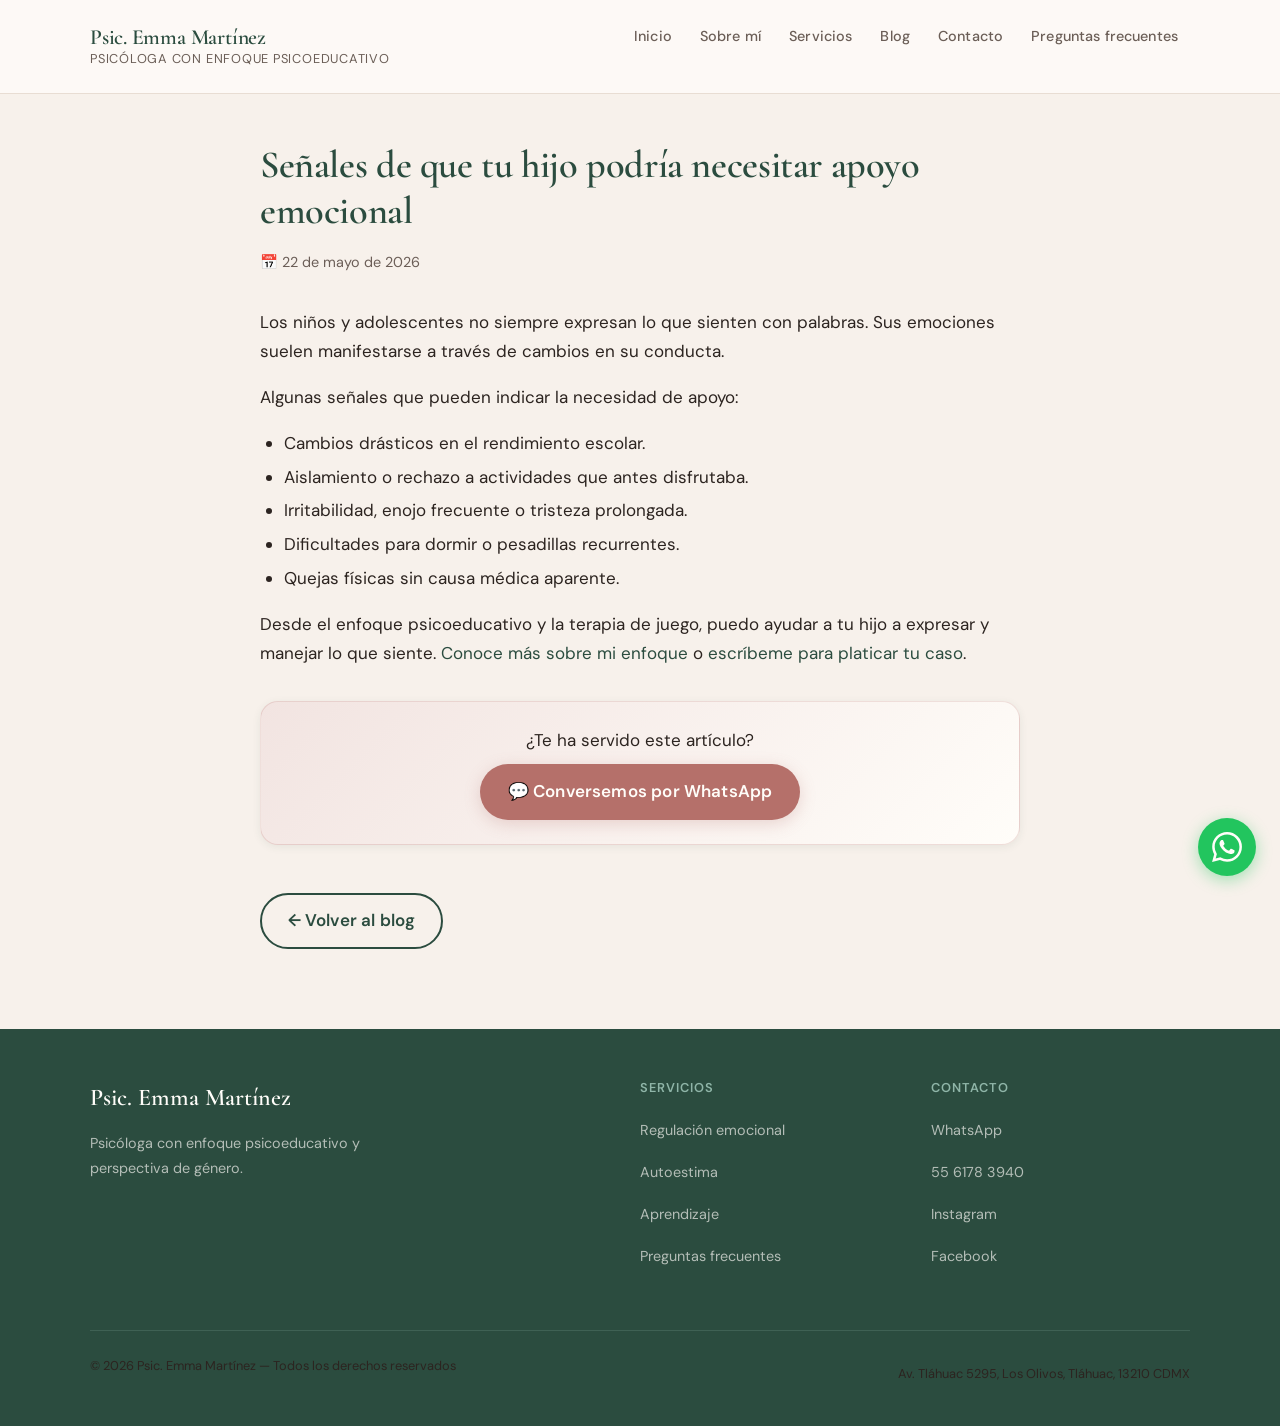
<file: blog/senales-hijo-apoyo-emocional.html>
<!DOCTYPE html>
<html lang="es">
<head>
  <meta charset="UTF-8">
  <meta name="viewport" content="width=device-width, initial-scale=1.0">
  <meta name="description" content="Identifica cambios que pueden indicar que tu hijo o hija necesita acompañamiento psicológico.">
  <title>Señales de que tu hijo podría necesitar apoyo emocional | Psic. Emma Martínez</title>
  <link rel="stylesheet" href="../css/style.css">
</head>
<body>
  <header>
    <div class="contenedor header-grid">
      <a href="../index.html" class="logo">
        <span class="logo-titulo">Psic. Emma Martínez</span>
        <span class="logo-subtitulo">Psicóloga con enfoque psicoeducativo</span>
      </a>
      <nav id="menu" class="menu">
        <button id="hamburger" class="hamburger" aria-label="Abrir menú">
          <span></span><span></span><span></span>
        </button>
        <ul id="menu-list" class="menu-list">
          <li><a href="../index.html">Inicio</a></li>
          <li><a href="../sobre-mi.html">Sobre mí</a></li>
          <li><a href="../servicios.html">Servicios</a></li>
          <li><a href="blog.html">Blog</a></li>
          <li><a href="../contacto.html">Contacto</a></li>
          <li><a href="../faq.html">Preguntas frecuentes</a></li>
        </ul>
      </nav>
    </div>
  </header>

  <main>
    <article class="post">
      <h1>Señales de que tu hijo podría necesitar apoyo emocional</h1>
      <div class="post-fecha">📅 22 de mayo de 2026</div>
      <div class="post-cuerpo">
        <p>Los niños y adolescentes no siempre expresan lo que sienten con palabras. Sus emociones suelen manifestarse a través de cambios en su conducta.</p>
        <p>Algunas señales que pueden indicar la necesidad de apoyo:</p>
        <ul>
          <li>Cambios drásticos en el rendimiento escolar.</li>
          <li>Aislamiento o rechazo a actividades que antes disfrutaba.</li>
          <li>Irritabilidad, enojo frecuente o tristeza prolongada.</li>
          <li>Dificultades para dormir o pesadillas recurrentes.</li>
          <li>Quejas físicas sin causa médica aparente.</li>
        </ul>
        <p>Desde el enfoque psicoeducativo y la terapia de juego, puedo ayudar a tu hijo a expresar y manejar lo que siente. <a href="../sobre-mi.html">Conoce más sobre mi enfoque</a> o <a href="../contacto.html">escríbeme para platicar tu caso</a>.</p>

        <!-- CTA contextual con tarjeta destacada -->
        <div class="tarjeta tarjeta-destacada text-center" style="margin-top: var(--sp-8);">
          <p style="margin-bottom: var(--sp-2);">¿Te ha servido este artículo?</p>
          <a href="https://wa.me/5215561783940?text=Hola%20Psic.%20Emma%2C%20vi%20el%20artículo%20'Señales%20de%20que%20tu%20hijo%20podría%20necesitar%20apoyo%20emocional'%20y%20quisiera%20más%20información"
             class="boton boton-primario">
            💬 Conversemos por WhatsApp
          </a>
        </div>
      </div>

      <div class="post-volver">
        <a href="blog.html" class="boton boton-secundario">← Volver al blog</a>
      </div>
    </article>
  </main>

  <footer>
    <div class="contenedor">
      <div class="footer-grid">
        <div>
          <p class="footer-logo">Psic. Emma Martínez</p>
          <p class="footer-descripcion">Psicóloga con enfoque psicoeducativo y perspectiva de género.</p>
        </div>
        <div>
          <p class="footer-titulo-col">Servicios</p>
          <ul class="footer-lista">
            <li><a href="../servicios.html">Regulación emocional</a></li>
            <li><a href="../servicios.html">Autoestima</a></li>
            <li><a href="../servicios.html">Aprendizaje</a></li>
            <li><a href="../faq.html">Preguntas frecuentes</a></li>
          </ul>
        </div>
        <div>
          <p class="footer-titulo-col">Contacto</p>
          <ul class="footer-lista">
            <li><a href="https://wa.me/5215561783940">WhatsApp</a></li>
            <li><a href="tel:5561783940">55 6178 3940</a></li>
            <li><a href="https://www.instagram.com/psicologa.emma">Instagram</a></li>
            <li><a href="https://www.facebook.com/psic.edu.emma">Facebook</a></li>
          </ul>
        </div>
      </div>
      <div class="footer-divider"></div>
      <div class="footer-base">
        <p>© 2026 Psic. Emma Martínez — Todos los derechos reservados</p>
        <p>Av. Tláhuac 5295, Los Olivos, Tláhuac, 13210 CDMX</p>
      </div>
    </div>
  </footer>

  <a href="https://wa.me/5215561783940?text=Hola%20Psic.%20Emma%2C%20quisiera%20más%20información%20sobre%20sus%20servicios"
     class="whatsapp-flotante"
     target="_blank"
     rel="noopener"
     aria-label="Chatear por WhatsApp">
    <svg xmlns="http://www.w3.org/2000/svg" viewBox="0 0 24 24" width="30" height="30" fill="currentColor">
      <path d="M17.472 14.382c-.297-.149-1.758-.867-2.03-.967-.273-.099-.471-.148-.67.15-.197.297-.767.966-.94 1.164-.173.199-.347.223-.644.075-.297-.15-1.255-.463-2.39-1.475-.883-.788-1.48-1.761-1.653-2.059-.173-.297-.018-.458.13-.606.134-.133.298-.347.446-.52.149-.174.198-.298.298-.497.099-.198.05-.371-.025-.52-.075-.149-.669-1.612-.916-2.207-.242-.579-.487-.5-.669-.51-.173-.008-.371-.01-.57-.01-.198 0-.52.074-.792.372-.272.297-1.04 1.016-1.04 2.479 0 1.462 1.065 2.875 1.213 3.074.149.198 2.096 3.2 5.077 4.487.709.306 1.262.489 1.694.625.712.227 1.36.195 1.871.118.571-.085 1.758-.719 2.006-1.413.248-.694.248-1.289.173-1.413-.074-.124-.272-.198-.57-.347m-5.421 7.403h-.004a9.87 9.87 0 0 1-5.031-1.378l-.361-.214-3.741.982.998-3.648-.235-.374a9.86 9.86 0 0 1-1.51-5.26c.001-5.45 4.436-9.884 9.888-9.884 2.64 0 5.122 1.03 6.988 2.898a9.825 9.825 0 0 1 2.893 6.994c-.003 5.45-4.437 9.884-9.885 9.884m8.413-18.297A11.815 11.815 0 0 0 12.05 0C5.495 0 .16 5.335.157 11.892c0 2.096.547 4.142 1.588 5.945L.057 24l6.305-1.654a11.882 11.882 0 0 0 5.683 1.448h.005c6.554 0 11.89-5.335 11.893-11.893a11.821 11.821 0 0 0-3.48-8.413Z"/>
    </svg>
  </a>

  <script src="../js/main.js"></script>
</body>
</html>
</file>
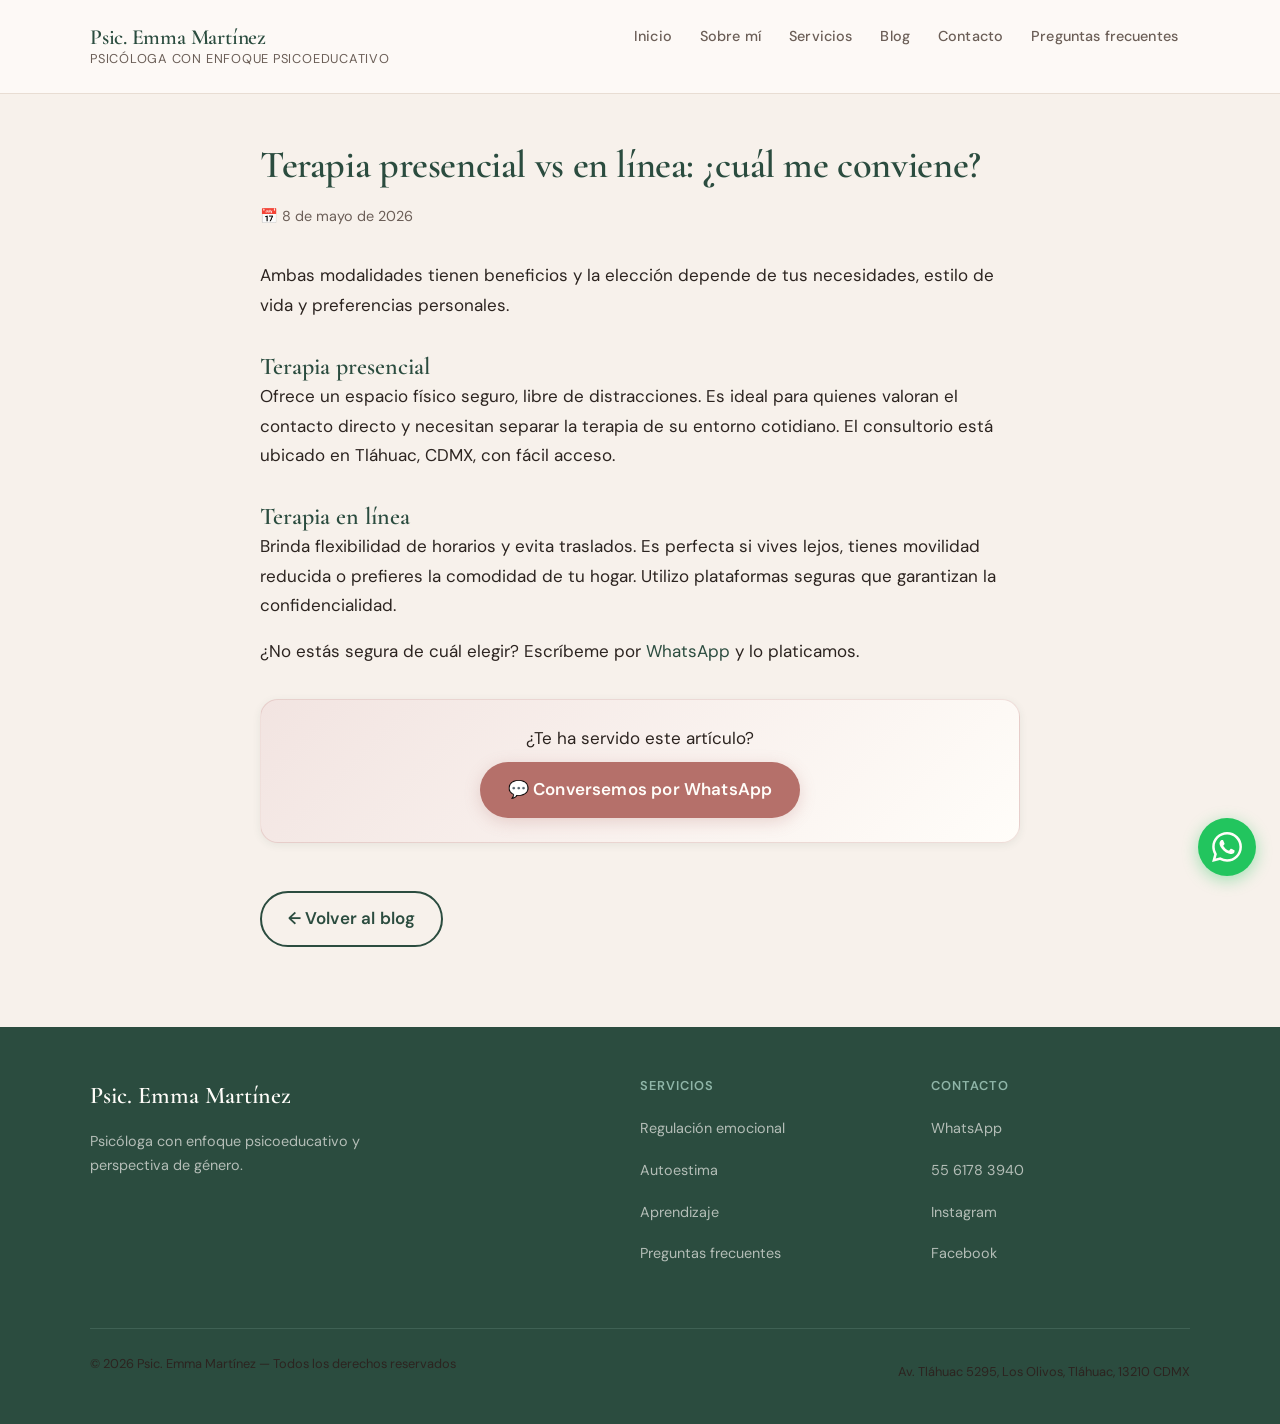
<file: blog/terapia-presencial-vs-en-linea.html>
<!DOCTYPE html>
<html lang="es">
<head>
  <meta charset="UTF-8">
  <meta name="viewport" content="width=device-width, initial-scale=1.0">
  <meta name="description" content="Ventajas y consideraciones de la terapia presencial y en línea para que elijas la modalidad que mejor se adapta a ti.">
  <title>Terapia presencial vs en línea: ¿cuál me conviene? | Psic. Emma Martínez</title>
  <link rel="stylesheet" href="../css/style.css">
</head>
<body>
  <header>
    <div class="contenedor header-grid">
      <a href="../index.html" class="logo">
        <span class="logo-titulo">Psic. Emma Martínez</span>
        <span class="logo-subtitulo">Psicóloga con enfoque psicoeducativo</span>
      </a>
      <nav id="menu" class="menu">
        <button id="hamburger" class="hamburger" aria-label="Abrir menú">
          <span></span><span></span><span></span>
        </button>
        <ul id="menu-list" class="menu-list">
          <li><a href="../index.html">Inicio</a></li>
          <li><a href="../sobre-mi.html">Sobre mí</a></li>
          <li><a href="../servicios.html">Servicios</a></li>
          <li><a href="blog.html">Blog</a></li>
          <li><a href="../contacto.html">Contacto</a></li>
          <li><a href="../faq.html">Preguntas frecuentes</a></li>
        </ul>
      </nav>
    </div>
  </header>

  <main>
    <article class="post">
      <h1>Terapia presencial vs en línea: ¿cuál me conviene?</h1>
      <div class="post-fecha">📅 8 de mayo de 2026</div>
      <div class="post-cuerpo">
        <p>Ambas modalidades tienen beneficios y la elección depende de tus necesidades, estilo de vida y preferencias personales.</p>
        <h3>Terapia presencial</h3>
        <p>Ofrece un espacio físico seguro, libre de distracciones. Es ideal para quienes valoran el contacto directo y necesitan separar la terapia de su entorno cotidiano. El consultorio está ubicado en Tláhuac, CDMX, con fácil acceso.</p>
        <h3>Terapia en línea</h3>
        <p>Brinda flexibilidad de horarios y evita traslados. Es perfecta si vives lejos, tienes movilidad reducida o prefieres la comodidad de tu hogar. Utilizo plataformas seguras que garantizan la confidencialidad.</p>
        <p>¿No estás segura de cuál elegir? Escríbeme por <a href="../contacto.html">WhatsApp</a> y lo platicamos.</p>

        <!-- CTA contextual con tarjeta destacada -->
        <div class="tarjeta tarjeta-destacada text-center" style="margin-top: var(--sp-8);">
          <p style="margin-bottom: var(--sp-2);">¿Te ha servido este artículo?</p>
          <a href="https://wa.me/5215561783940?text=Hola%20Psic.%20Emma%2C%20vi%20el%20artículo%20'Terapia%20presencial%20vs%20en%20línea%3A%20¿cuál%20me%20conviene%3F'%20y%20quisiera%20más%20información"
             class="boton boton-primario">
            💬 Conversemos por WhatsApp
          </a>
        </div>
      </div>

      <div class="post-volver">
        <a href="blog.html" class="boton boton-secundario">← Volver al blog</a>
      </div>
    </article>
  </main>

  <footer>
    <div class="contenedor">
      <div class="footer-grid">
        <div>
          <p class="footer-logo">Psic. Emma Martínez</p>
          <p class="footer-descripcion">Psicóloga con enfoque psicoeducativo y perspectiva de género.</p>
        </div>
        <div>
          <p class="footer-titulo-col">Servicios</p>
          <ul class="footer-lista">
            <li><a href="../servicios.html">Regulación emocional</a></li>
            <li><a href="../servicios.html">Autoestima</a></li>
            <li><a href="../servicios.html">Aprendizaje</a></li>
            <li><a href="../faq.html">Preguntas frecuentes</a></li>
          </ul>
        </div>
        <div>
          <p class="footer-titulo-col">Contacto</p>
          <ul class="footer-lista">
            <li><a href="https://wa.me/5215561783940">WhatsApp</a></li>
            <li><a href="tel:5561783940">55 6178 3940</a></li>
            <li><a href="https://www.instagram.com/psicologa.emma">Instagram</a></li>
            <li><a href="https://www.facebook.com/psic.edu.emma">Facebook</a></li>
          </ul>
        </div>
      </div>
      <div class="footer-divider"></div>
      <div class="footer-base">
        <p>© 2026 Psic. Emma Martínez — Todos los derechos reservados</p>
        <p>Av. Tláhuac 5295, Los Olivos, Tláhuac, 13210 CDMX</p>
      </div>
    </div>
  </footer>

  <a href="https://wa.me/5215561783940?text=Hola%20Psic.%20Emma%2C%20quisiera%20más%20información%20sobre%20sus%20servicios"
     class="whatsapp-flotante"
     target="_blank"
     rel="noopener"
     aria-label="Chatear por WhatsApp">
    <svg xmlns="http://www.w3.org/2000/svg" viewBox="0 0 24 24" width="30" height="30" fill="currentColor">
      <path d="M17.472 14.382c-.297-.149-1.758-.867-2.03-.967-.273-.099-.471-.148-.67.15-.197.297-.767.966-.94 1.164-.173.199-.347.223-.644.075-.297-.15-1.255-.463-2.39-1.475-.883-.788-1.48-1.761-1.653-2.059-.173-.297-.018-.458.13-.606.134-.133.298-.347.446-.52.149-.174.198-.298.298-.497.099-.198.05-.371-.025-.52-.075-.149-.669-1.612-.916-2.207-.242-.579-.487-.5-.669-.51-.173-.008-.371-.01-.57-.01-.198 0-.52.074-.792.372-.272.297-1.04 1.016-1.04 2.479 0 1.462 1.065 2.875 1.213 3.074.149.198 2.096 3.2 5.077 4.487.709.306 1.262.489 1.694.625.712.227 1.36.195 1.871.118.571-.085 1.758-.719 2.006-1.413.248-.694.248-1.289.173-1.413-.074-.124-.272-.198-.57-.347m-5.421 7.403h-.004a9.87 9.87 0 0 1-5.031-1.378l-.361-.214-3.741.982.998-3.648-.235-.374a9.86 9.86 0 0 1-1.51-5.26c.001-5.45 4.436-9.884 9.888-9.884 2.64 0 5.122 1.03 6.988 2.898a9.825 9.825 0 0 1 2.893 6.994c-.003 5.45-4.437 9.884-9.885 9.884m8.413-18.297A11.815 11.815 0 0 0 12.05 0C5.495 0 .16 5.335.157 11.892c0 2.096.547 4.142 1.588 5.945L.057 24l6.305-1.654a11.882 11.882 0 0 0 5.683 1.448h.005c6.554 0 11.89-5.335 11.893-11.893a11.821 11.821 0 0 0-3.48-8.413Z"/>
    </svg>
  </a>

  <script src="../js/main.js"></script>
</body>
</html>
</file>
<file: css/style.css>
/* ============================================================
   PSIC. EMMA MARTÍNEZ — Sistema de Diseño
   Estilo: Botanica Refinada
   Paleta: Verde bosque · Crema cálida · Rosa apagado · Mauve
   ============================================================ */

/* ===== FUENTES (Autoalojadas .ttf) ===== */
@font-face {
  font-family: 'Cormorant Garamond';
  src: url('../assets/fonts/CormorantGaramond-Regular.ttf') format('truetype');
  font-weight: 400;
  font-style: normal;
  font-display: swap;
}
@font-face {
  font-family: 'Cormorant Garamond';
  src: url('../assets/fonts/CormorantGaramond-Italic.ttf') format('truetype');
  font-weight: 400;
  font-style: italic;
  font-display: swap;
}
@font-face {
  font-family: 'Cormorant Garamond';
  src: url('../assets/fonts/CormorantGaramond-SemiBold.ttf') format('truetype');
  font-weight: 600;
  font-style: normal;
  font-display: swap;
}

@font-face {
  font-family: 'DM Sans';
  src: url('../assets/fonts/DMSans-Light.ttf') format('truetype');
  font-weight: 300;
  font-style: normal;
  font-display: swap;
}
@font-face {
  font-family: 'DM Sans';
  src: url('../assets/fonts/DMSans-Regular.ttf') format('truetype');
  font-weight: 400;
  font-style: normal;
  font-display: swap;
}
@font-face {
  font-family: 'DM Sans';
  src: url('../assets/fonts/DMSans-Medium.ttf') format('truetype');
  font-weight: 500;
  font-style: normal;
  font-display: swap;
}
@font-face {
  font-family: 'DM Sans';
  src: url('../assets/fonts/DMSans-SemiBold.ttf') format('truetype');
  font-weight: 600;
  font-style: normal;
  font-display: swap;
}

/* ===== VARIABLES — TOKENS DE DISEÑO ===== */
:root {
  /* --- Paleta primaria (verde bosque, extraída de la flyer) --- */
  --verde-bosque:      #2B4C3F;
  --verde-medio:       #3D6B5A;
  --verde-suave:       #587F72;
  --verde-menta:       #8FB5A8;
  --verde-niebla:      #DDE9E5;

  /* --- Paleta acento (rosa apagado / mauve, extraída de la flyer) --- */
  --rosa-polvo:        #B5706A;
  --rosa-claro:        #D4A09A;
  --rosa-niebla:       #F2E4E1;

  /* --- Neutros cálidos (crema, extraídos de la flyer) --- */
  --crema-fondo:       #F7F1EB;
  --crema-card:        #FDFAF7;
  --crema-borde:       #E8DDD3;
  --marron-texto:      #2C2420;
  --marron-suave:      #6B5E57;
  --blanco-calido:     #FFFDF9;

  /* --- Tipografía --- */
  --fuente-titulos:    'Cormorant Garamond', Georgia, serif;
  --fuente-cuerpo:     'DM Sans', 'Segoe UI', system-ui, sans-serif;

  /* --- Escala tipográfica (1.25 Major Third) --- */
  --texto-xs:   0.8rem;
  --texto-sm:   0.9rem;
  --texto-base: 1.0625rem;
  --texto-md:   1.2rem;
  --texto-lg:   1.5rem;
  --texto-xl:   1.9rem;
  --texto-2xl:  2.4rem;
  --texto-3xl:  3.2rem;

  /* --- Espaciado (base 4px) --- */
  --sp-1:  0.25rem;
  --sp-2:  0.5rem;
  --sp-3:  0.75rem;
  --sp-4:  1rem;
  --sp-5:  1.25rem;
  --sp-6:  1.5rem;
  --sp-8:  2rem;
  --sp-10: 2.5rem;
  --sp-12: 3rem;
  --sp-16: 4rem;
  --sp-20: 5rem;

  /* --- Layout --- */
  --max-ancho:         1100px;
  --max-ancho-texto:   720px;

  /* --- Radios --- */
  --radio-sm:   4px;
  --radio-md:   10px;
  --radio-lg:   18px;
  --radio-xl:   28px;
  --radio-pill: 100px;

  /* --- Sombras --- */
  --sombra-xs:  0 1px 3px rgba(43, 76, 63, 0.06);
  --sombra-sm:  0 2px 8px rgba(43, 76, 63, 0.08);
  --sombra-md:  0 6px 24px rgba(43, 76, 63, 0.10);
  --sombra-lg:  0 16px 48px rgba(43, 76, 63, 0.14);
  --sombra-acento: 0 4px 16px rgba(181, 112, 106, 0.25);

  /* --- Transiciones --- */
  --trans-rapida:  150ms ease;
  --trans-normal:  280ms cubic-bezier(0.4, 0, 0.2, 1);
  --trans-suave:   400ms cubic-bezier(0.25, 0.46, 0.45, 0.94);
}


/* ===== RESET MÍNIMO ===== */
*, *::before, *::after {
  box-sizing: border-box;
  margin: 0;
  padding: 0;
}

html {
  scroll-behavior: smooth;
  -webkit-text-size-adjust: 100%;
}

body {
  font-family: var(--fuente-cuerpo);
  font-size: var(--texto-base);
  line-height: 1.75;
  color: var(--marron-texto);
  background-color: var(--crema-fondo);
}

img { max-width: 100%; height: auto; display: block; }

a {
  color: var(--verde-bosque);
  text-decoration: none;
  transition: color var(--trans-rapida);
}
a:hover { color: var(--verde-medio); }


/* ===== TIPOGRAFÍA — JERARQUÍA VISUAL ===== */
h1, h2, h3, h4 {
  font-family: var(--fuente-titulos);
  line-height: 1.2;
  color: var(--verde-bosque);
  font-weight: 600;
}

h1 {
  font-size: var(--texto-2xl);
  letter-spacing: -0.01em;
}

h2 {
  font-size: var(--texto-xl);
  letter-spacing: -0.005em;
}

h3 {
  font-size: var(--texto-lg);
}

h4 {
  font-size: var(--texto-md);
  font-weight: 600;
}

.lead {
  font-size: var(--texto-md);
  color: var(--marron-suave);
  line-height: 1.65;
  font-weight: 300;
}

p {
  margin-bottom: var(--sp-4);
  color: var(--marron-texto);
}

p:last-child { margin-bottom: 0; }

.label {
  font-size: var(--texto-xs);
  font-weight: 600;
  letter-spacing: 0.08em;
  text-transform: uppercase;
  color: var(--verde-suave);
}

ul, ol { padding-left: var(--sp-6); margin-bottom: var(--sp-4); }
li { margin-bottom: var(--sp-1); }

.nombre-psicologa {
  font-family: var(--fuente-titulos);
  font-style: italic;
  font-weight: 400;
  color: var(--verde-bosque);
}

.separador {
  display: flex;
  align-items: center;
  gap: var(--sp-3);
  margin: var(--sp-6) 0;
  color: var(--verde-menta);
  font-size: var(--texto-sm);
}
.separador::before,
.separador::after {
  content: '';
  flex: 1;
  height: 1px;
  background: linear-gradient(to right, transparent, var(--crema-borde), transparent);
}


/* ===== CONTENEDOR ===== */
.contenedor {
  width: 90%;
  max-width: var(--max-ancho);
  margin: 0 auto;
}

.contenedor-texto {
  max-width: var(--max-ancho-texto);
  margin: 0 auto;
}


/* ===== CHIPS / BADGES ===== */
.chip {
  display: inline-flex;
  align-items: center;
  gap: var(--sp-2);
  padding: var(--sp-1) var(--sp-3);
  border-radius: var(--radio-pill);
  font-size: var(--texto-xs);
  font-weight: 600;
  letter-spacing: 0.04em;
}

.chip-verde {
  background-color: var(--verde-niebla);
  color: var(--verde-bosque);
}

.chip-rosa {
  background-color: var(--rosa-niebla);
  color: var(--rosa-polvo);
}


/* ===== BOTONES ===== */
.boton {
  display: inline-flex;
  align-items: center;
  justify-content: center;
  gap: var(--sp-2);
  padding: 0.7rem 1.6rem;
  border-radius: var(--radio-pill);
  font-family: var(--fuente-cuerpo);
  font-size: var(--texto-base);
  font-weight: 600;
  letter-spacing: 0.01em;
  text-align: center;
  border: 2px solid transparent;
  cursor: pointer;
  transition: background-color var(--trans-normal),
              color var(--trans-normal),
              border-color var(--trans-normal),
              transform var(--trans-normal),
              box-shadow var(--trans-normal);
  white-space: nowrap;
}

.boton-primario {
  background-color: var(--rosa-polvo);
  color: var(--blanco-calido);
  box-shadow: var(--sombra-acento);
}
.boton-primario:hover {
  background-color: #A35E58;
  color: var(--blanco-calido);
  transform: translateY(-2px);
  box-shadow: 0 8px 24px rgba(181, 112, 106, 0.35);
}
.boton-primario:active { transform: translateY(0); }

.boton-secundario {
  background-color: transparent;
  color: var(--verde-bosque);
  border-color: var(--verde-bosque);
}
.boton-secundario:hover {
  background-color: var(--verde-bosque);
  color: var(--blanco-calido);
  transform: translateY(-2px);
}

.boton-fantasma {
  background-color: transparent;
  color: var(--blanco-calido);
  border-color: rgba(253, 250, 247, 0.5);
}
.boton-fantasma:hover {
  background-color: rgba(253, 250, 247, 0.15);
  color: var(--blanco-calido);
  border-color: var(--blanco-calido);
}

.boton-lg {
  padding: 0.9rem 2.2rem;
  font-size: var(--texto-md);
}

.boton-sm {
  padding: 0.4rem 1rem;
  font-size: var(--texto-sm);
}


/* ===== TARJETAS ===== */
.tarjeta {
  background: var(--crema-card);
  border-radius: var(--radio-lg);
  padding: var(--sp-6);
  box-shadow: var(--sombra-sm);
  border: 1px solid var(--crema-borde);
  transition: transform var(--trans-suave), box-shadow var(--trans-suave);
}

.tarjeta:hover {
  transform: translateY(-4px);
  box-shadow: var(--sombra-md);
}

.tarjeta-acento {
  border-left: 4px solid var(--verde-menta);
}

.tarjeta-destacada {
  background: linear-gradient(135deg, var(--rosa-niebla) 0%, var(--blanco-calido) 100%);
  border-color: rgba(181, 112, 106, 0.2);
}


/* ===== HEADER / NAVEGACIÓN ===== */
header {
  background-color: var(--blanco-calido);
  border-bottom: 1px solid var(--crema-borde);
  padding: var(--sp-4) 0;
  position: sticky;
  top: 0;
  z-index: 100;
  backdrop-filter: blur(12px);
  -webkit-backdrop-filter: blur(12px);
  background-color: rgba(253, 250, 247, 0.92);
}

.header-grid {
  display: flex;
  justify-content: space-between;
  align-items: center;
  gap: var(--sp-4);
}

.logo {
  display: flex;
  flex-direction: column;
  line-height: 1;
}

.logo-titulo {
  font-family: var(--fuente-titulos);
  font-size: 1.35rem;
  font-weight: 600;
  color: var(--verde-bosque);
  letter-spacing: -0.01em;
}

.logo-subtitulo {
  font-size: var(--texto-xs);
  color: var(--marron-suave);
  letter-spacing: 0.06em;
  text-transform: uppercase;
  margin-top: var(--sp-1);
}

.menu-list {
  list-style: none;
  display: none;
  flex-direction: column;
  width: 100%;
  gap: var(--sp-1);
  margin-top: var(--sp-4);
}

.menu-list.activo { display: flex; }

.menu-list a {
  display: block;
  padding: var(--sp-2) var(--sp-3);
  font-size: var(--texto-sm);
  font-weight: 500;
  color: var(--marron-suave);
  border-radius: var(--radio-md);
  transition: color var(--trans-rapida), background-color var(--trans-rapida);
  letter-spacing: 0.01em;
}

.menu-list a:hover {
  color: var(--verde-bosque);
  background-color: var(--verde-niebla);
}

.menu-list .activo-nav a {
  color: var(--verde-bosque);
  background-color: var(--verde-niebla);
  font-weight: 600;
}

.menu-list .nav-cta a {
  background-color: var(--rosa-polvo);
  color: var(--blanco-calido) !important;
  border-radius: var(--radio-pill);
  padding: var(--sp-2) var(--sp-5);
}

.menu-list .nav-cta a:hover {
  background-color: #A35E58;
  color: var(--blanco-calido) !important;
}

.hamburger {
  display: flex;
  flex-direction: column;
  justify-content: space-around;
  width: 1.75rem;
  height: 1.4rem;
  background: none;
  border: none;
  cursor: pointer;
  padding: 0;
}

.hamburger span {
  display: block;
  width: 100%;
  height: 2px;
  background-color: var(--verde-bosque);
  border-radius: 2px;
  transition: transform var(--trans-normal), opacity var(--trans-normal);
}

.hamburger.activo span:nth-child(1) { transform: rotate(45deg) translate(5px, 5px); }
.hamburger.activo span:nth-child(2) { opacity: 0; transform: scaleX(0); }
.hamburger.activo span:nth-child(3) { transform: rotate(-45deg) translate(5px, -5px); }

@media (min-width: 768px) {
  .hamburger { display: none; }
  .menu-list {
    display: flex;
    flex-direction: row;
    align-items: center;
    width: auto;
    margin-top: 0;
  }
}


/* ===== HERO ===== */
.hero {
  position: relative;
  padding: var(--sp-20) 0;
  text-align: center;
  overflow: hidden;
  background: linear-gradient(
    150deg,
    var(--verde-bosque)   0%,
    #3D6B5A               45%,
    #2B4C3F               100%
  );
  color: var(--blanco-calido);
}

.hero::before {
  content: '';
  position: absolute;
  inset: 0;
  background-image:
    radial-gradient(circle at 20% 80%, rgba(143, 181, 168, 0.15) 0%, transparent 50%),
    radial-gradient(circle at 80% 20%, rgba(212, 160, 154, 0.10) 0%, transparent 50%);
  pointer-events: none;
}

.hero-contenido {
  position: relative;
  z-index: 1;
}

.hero-eyebrow {
  display: inline-flex;
  align-items: center;
  gap: var(--sp-2);
  font-size: var(--texto-sm);
  font-weight: 500;
  color: var(--verde-menta);
  letter-spacing: 0.08em;
  text-transform: uppercase;
  margin-bottom: var(--sp-4);
}

.hero h1 {
  font-family: var(--fuente-titulos);
  font-size: clamp(2rem, 5vw, var(--texto-3xl));
  color: var(--blanco-calido);
  font-weight: 600;
  line-height: 1.1;
  margin-bottom: var(--sp-2);
}

.hero-nombre {
  display: block;
  font-style: italic;
  font-weight: 400;
  font-size: clamp(1.8rem, 4vw, 2.8rem);
  color: rgba(253, 250, 247, 0.88);
  margin-top: var(--sp-2);
}

.hero p.lead {
  color: rgba(253, 250, 247, 0.78);
  max-width: 560px;
  margin: var(--sp-6) auto var(--sp-8);
}

.hero-acciones {
  display: flex;
  gap: var(--sp-3);
  justify-content: center;
  flex-wrap: wrap;
}


/* ===== SECCIÓN GENÉRICA ===== */
.seccion {
  padding: var(--sp-16) 0;
}

.seccion-alterna {
  background-color: var(--rosa-niebla);
}

.seccion-verde {
  background-color: var(--verde-niebla);
}

.seccion-titulo {
  text-align: center;
  margin-bottom: var(--sp-3);
}

.seccion-subtitulo {
  text-align: center;
  color: var(--marron-suave);
  font-size: var(--texto-md);
  max-width: 500px;
  margin: 0 auto var(--sp-10);
  font-weight: 300;
}


/* ===== SERVICIOS GRID ===== */
.servicios-grid {
  display: grid;
  gap: var(--sp-6);
  margin-top: var(--sp-8);
}

@media (min-width: 600px) {
  .servicios-grid { grid-template-columns: repeat(2, 1fr); }
}
@media (min-width: 900px) {
  .servicios-grid { grid-template-columns: repeat(3, 1fr); }
}

.servicio-card {
  background: var(--crema-card);
  border-radius: var(--radio-lg);
  padding: var(--sp-6);
  border: 1px solid var(--crema-borde);
  box-shadow: var(--sombra-xs);
  transition: transform var(--trans-suave), box-shadow var(--trans-suave), border-color var(--trans-suave);
  display: flex;
  flex-direction: column;
  gap: var(--sp-3);
}

.servicio-card:hover {
  transform: translateY(-6px);
  box-shadow: var(--sombra-md);
  border-color: var(--verde-menta);
}

.servicio-icono {
  width: 52px;
  height: 52px;
  border-radius: var(--radio-md);
  background-color: var(--verde-niebla);
  display: flex;
  align-items: center;
  justify-content: center;
  color: var(--verde-bosque);
  font-size: 1.5rem;
  flex-shrink: 0;
}

.servicio-card:nth-child(even) .servicio-icono {
  background-color: var(--rosa-niebla);
  color: var(--rosa-polvo);
}

.servicio-card h3 {
  font-size: var(--texto-lg);
  margin: 0;
}

.servicio-card p {
  font-size: var(--texto-sm);
  color: var(--marron-suave);
  line-height: 1.65;
  margin: 0;
}


/* ===== SECCIÓN SOBRE MI — FOTO + TEXTO ===== */
.sobre-mi-grid {
  display: grid;
  gap: var(--sp-10);
  align-items: center;
}

@media (min-width: 768px) {
  .sobre-mi-grid {
    grid-template-columns: 1fr 1.1fr;
  }
}

.sobre-mi-foto-wrap {
  position: relative;
}

.sobre-mi-foto-wrap img {
  border-radius: var(--radio-xl);
  width: 100%;
  object-fit: cover;
  box-shadow: var(--sombra-lg);
}

.sobre-mi-foto-wrap::before {
  content: '';
  position: absolute;
  inset: -12px -12px 12px 12px;
  border-radius: var(--radio-xl);
  background-color: var(--verde-niebla);
  z-index: -1;
}

.sobre-mi-badge {
  position: absolute;
  bottom: var(--sp-4);
  right: var(--sp-4);
  background: var(--blanco-calido);
  border-radius: var(--radio-md);
  padding: var(--sp-3) var(--sp-4);
  box-shadow: var(--sombra-md);
  text-align: center;
}

.sobre-mi-badge .numero {
  display: block;
  font-family: var(--fuente-titulos);
  font-size: 1.8rem;
  font-weight: 600;
  color: var(--verde-bosque);
  line-height: 1;
}

.sobre-mi-badge .etiqueta {
  font-size: var(--texto-xs);
  color: var(--marron-suave);
  margin-top: var(--sp-1);
}

.credenciales {
  list-style: none;
  padding: 0;
  margin: var(--sp-6) 0;
  display: flex;
  flex-direction: column;
  gap: var(--sp-3);
}

.credenciales li {
  display: flex;
  align-items: flex-start;
  gap: var(--sp-3);
  font-size: var(--texto-sm);
  margin: 0;
}

.credenciales-icono {
  width: 24px;
  height: 24px;
  background-color: var(--verde-niebla);
  border-radius: 50%;
  display: flex;
  align-items: center;
  justify-content: center;
  color: var(--verde-bosque);
  font-size: 0.75rem;
  flex-shrink: 0;
  margin-top: 2px;
}


/* ===== MODALIDADES ===== */
.modalidades-grid {
  display: grid;
  gap: var(--sp-6);
  margin-top: var(--sp-8);
}

@media (min-width: 600px) {
  .modalidades-grid { grid-template-columns: repeat(2, 1fr); }
}

.modalidad-card {
  border-radius: var(--radio-lg);
  padding: var(--sp-8);
  text-align: center;
  border: 1px solid var(--crema-borde);
  background: var(--crema-card);
  transition: transform var(--trans-suave), box-shadow var(--trans-suave);
}

.modalidad-card:hover {
  transform: translateY(-4px);
  box-shadow: var(--sombra-md);
}

.modalidad-icono {
  width: 64px;
  height: 64px;
  border-radius: 50%;
  display: flex;
  align-items: center;
  justify-content: center;
  margin: 0 auto var(--sp-4);
  font-size: 1.8rem;
}

.modalidad-presencial .modalidad-icono { background-color: var(--verde-niebla); color: var(--verde-bosque); }
.modalidad-online    .modalidad-icono { background-color: var(--rosa-niebla);  color: var(--rosa-polvo);  }

.modalidad-card h3 { margin-bottom: var(--sp-2); }
.modalidad-card p  { color: var(--marron-suave); font-size: var(--texto-sm); }

.modalidad-lugar {
  display: inline-flex;
  align-items: center;
  gap: var(--sp-1);
  margin-top: var(--sp-3);
  font-size: var(--texto-xs);
  color: var(--verde-suave);
  font-weight: 500;
}


/* ===== TESTIMONIOS CARRUSEL ===== */
.testimonios-wrap {
  padding: var(--sp-6) 0;
}

.testimonios-carrusel {
  position: relative;
  display: flex;
  align-items: center;
  justify-content: center;
  min-height: 220px;
  overflow: hidden;
}

.testimonio-item {
  position: absolute;
  width: 100%;
  max-width: 640px;
  background: var(--crema-card);
  border-radius: var(--radio-xl);
  padding: var(--sp-8);
  border: 1px solid var(--crema-borde);
  text-align: center;
  opacity: 0;
  filter: blur(6px);
  transform: scale(0.92) translateY(8px);
  animation: rotarTestimonios 60s infinite;
  pointer-events: none;
}

.testimonio-item blockquote {
  font-family: var(--fuente-titulos);
  font-style: italic;
  font-size: var(--texto-md);
  color: var(--marron-texto);
  line-height: 1.55;
  margin-bottom: var(--sp-4);
}

.testimonio-item blockquote::before { content: '\201C'; color: var(--verde-menta); font-size: 2rem; line-height: 0; vertical-align: -0.5rem; margin-right: var(--sp-1); }
.testimonio-item blockquote::after  { content: '\201D'; color: var(--verde-menta); font-size: 2rem; line-height: 0; vertical-align: -0.5rem; margin-left: var(--sp-1); }

.testimonio-autor {
  font-size: var(--texto-sm);
  font-weight: 600;
  color: var(--verde-bosque);
}

.testimonio-detalle {
  font-size: var(--texto-xs);
  color: var(--marron-suave);
  margin-top: var(--sp-1);
}

.testimonio-estrellas {
  color: var(--rosa-polvo);
  font-size: var(--texto-sm);
  margin-bottom: var(--sp-4);
  letter-spacing: 0.15em;
}

@keyframes rotarTestimonios {
  0%     { opacity: 0; filter: blur(6px); transform: scale(0.92) translateY(8px); }
  2%     { opacity: 1; filter: blur(0);   transform: scale(1)    translateY(0);   box-shadow: var(--sombra-md); }
  18%    { opacity: 1; filter: blur(0);   transform: scale(1)    translateY(0);   box-shadow: var(--sombra-md); }
  20%    { opacity: 0; filter: blur(6px); transform: scale(0.92) translateY(8px); }
  100%   { opacity: 0; filter: blur(6px); transform: scale(0.92) translateY(8px); }
}

.testimonio-item:nth-child(1) { animation-delay: 0s;  }
.testimonio-item:nth-child(2) { animation-delay: 10s; }
.testimonio-item:nth-child(3) { animation-delay: 20s; }
.testimonio-item:nth-child(4) { animation-delay: 30s; }
.testimonio-item:nth-child(5) { animation-delay: 40s; }
.testimonio-item:nth-child(6) { animation-delay: 50s; }


/* ===== BLOG — LISTADO ===== */
.blog-listado {
  display: grid;
  gap: var(--sp-6);
  margin-top: var(--sp-8);
}

@media (min-width: 700px)  { .blog-listado { grid-template-columns: repeat(2, 1fr); } }
@media (min-width: 1000px) { .blog-listado { grid-template-columns: repeat(3, 1fr); } }

.post-card {
  background: var(--crema-card);
  border-radius: var(--radio-lg);
  border: 1px solid var(--crema-borde);
  box-shadow: var(--sombra-xs);
  overflow: hidden;
  transition: transform var(--trans-suave), box-shadow var(--trans-suave);
  display: flex;
  flex-direction: column;
}

.post-card:hover {
  transform: translateY(-6px);
  box-shadow: var(--sombra-md);
}

.post-card-imagen {
  aspect-ratio: 16/9;
  object-fit: cover;
  width: 100%;
}

.post-card-cuerpo {
  padding: var(--sp-5);
  flex: 1;
  display: flex;
  flex-direction: column;
  gap: var(--sp-2);
}

.post-card-categoria {
  font-size: var(--texto-xs);
  font-weight: 600;
  color: var(--rosa-polvo);
  text-transform: uppercase;
  letter-spacing: 0.07em;
}

.post-card h3 {
  font-size: 1.25rem;
  line-height: 1.3;
  margin: 0;
  transition: color var(--trans-rapida);
}

.post-card:hover h3 { color: var(--verde-medio); }

.post-card p {
  font-size: var(--texto-sm);
  color: var(--marron-suave);
  line-height: 1.6;
  margin: 0;
  flex: 1;
}

.post-card-meta {
  font-size: var(--texto-xs);
  color: var(--marron-suave);
  margin-top: var(--sp-2);
  padding-top: var(--sp-2);
  border-top: 1px solid var(--crema-borde);
}

/* ===== POST INDIVIDUAL ===== */
.post {
  max-width: 760px;
  margin: var(--sp-12) auto;
}

.post h1 {
  font-size: clamp(1.8rem, 4vw, 2.4rem);
  margin-bottom: var(--sp-4);
}

.post-fecha {
  color: var(--marron-suave);
  font-size: var(--texto-sm);
  margin-bottom: var(--sp-8);
  display: flex;
  align-items: center;
  gap: var(--sp-2);
}

.post-volver {
  margin-top: var(--sp-12);
}

.post-cuerpo h2 { margin-top: var(--sp-10); }
.post-cuerpo h3 { margin-top: var(--sp-8);  }

.post-cuerpo blockquote {
  border-left: 4px solid var(--verde-menta);
  padding: var(--sp-4) var(--sp-6);
  margin: var(--sp-8) 0;
  background: var(--verde-niebla);
  border-radius: 0 var(--radio-md) var(--radio-md) 0;
  font-family: var(--fuente-titulos);
  font-style: italic;
  font-size: var(--texto-md);
  color: var(--verde-bosque);
}


/* ===== FAQ ACORDEÓN ===== */
.faq-lista {
  display: flex;
  flex-direction: column;
  gap: var(--sp-3);
  max-width: 760px;
  margin: var(--sp-8) auto 0;
}

details.faq-item {
  background: var(--crema-card);
  border-radius: var(--radio-md);
  border: 1px solid var(--crema-borde);
  box-shadow: var(--sombra-xs);
  overflow: hidden;
  transition: border-color var(--trans-normal), box-shadow var(--trans-normal);
  cursor: pointer;
}

details.faq-item[open] {
  border-color: var(--verde-menta);
  box-shadow: var(--sombra-sm);
}

details.faq-item summary {
  font-family: var(--fuente-titulos);
  font-size: var(--texto-md);
  font-weight: 600;
  color: var(--verde-bosque);
  list-style: none;
  display: flex;
  justify-content: space-between;
  align-items: center;
  padding: var(--sp-5) var(--sp-6);
  gap: var(--sp-4);
}

details.faq-item summary::-webkit-details-marker { display: none; }

details.faq-item summary::after {
  content: "▸";
  font-size: 1rem;
  color: var(--verde-medio);
  transition: transform var(--trans-normal);
  flex-shrink: 0;
}

details.faq-item[open] summary::after {
  transform: rotate(90deg);
}

details.faq-item .faq-respuesta {
  padding: 0 var(--sp-6) var(--sp-5);
  color: var(--marron-suave);
  font-size: var(--texto-base);
  line-height: 1.7;
  border-top: 1px solid var(--crema-borde);
  margin-top: 0;
  padding-top: var(--sp-4);
}


/* ===== SECCIÓN CTA CENTRAL ===== */
.cta-central {
  background: linear-gradient(135deg, var(--verde-bosque) 0%, #3D6B5A 100%);
  padding: var(--sp-16) 0;
  text-align: center;
  color: var(--blanco-calido);
  position: relative;
  overflow: hidden;
}

.cta-central::before {
  content: '';
  position: absolute;
  inset: 0;
  background-image: radial-gradient(circle at 70% 50%, rgba(143,181,168,0.12) 0%, transparent 60%);
  pointer-events: none;
}

.cta-central h2 {
  color: var(--blanco-calido);
  margin-bottom: var(--sp-4);
}

.cta-central p {
  color: rgba(253, 250, 247, 0.75);
  max-width: 480px;
  margin: 0 auto var(--sp-8);
  font-size: var(--texto-md);
}

.telefono-grande {
  font-family: var(--fuente-titulos);
  font-size: clamp(1.8rem, 5vw, 2.8rem);
  font-weight: 600;
  color: var(--blanco-calido);
  letter-spacing: 0.02em;
  margin-bottom: var(--sp-6);
  display: block;
}


/* ===== BOTÓN FLOTANTE WHATSAPP ===== */
.whatsapp-flotante {
  position: fixed;
  bottom: var(--sp-6);
  right: var(--sp-6);
  background-color: #22C55E;
  color: var(--blanco-calido);
  width: 58px;
  height: 58px;
  border-radius: 50%;
  display: flex;
  align-items: center;
  justify-content: center;
  box-shadow: 0 4px 16px rgba(34, 197, 94, 0.4);
  z-index: 200;
  transition: transform var(--trans-normal), box-shadow var(--trans-normal);
}

.whatsapp-flotante:hover {
  transform: scale(1.12);
  color: var(--blanco-calido);
  box-shadow: 0 8px 28px rgba(34, 197, 94, 0.5);
}

@media (max-height: 600px) {
  .whatsapp-flotante {
    bottom: var(--sp-3);
    right: var(--sp-3);
    width: 48px;
    height: 48px;
  }
}


/* ===== FOOTER ===== */
footer {
  background-color: var(--verde-bosque);
  color: rgba(253, 250, 247, 0.75);
  padding: var(--sp-12) 0 var(--sp-8);
  margin-top: var(--sp-20);
}

.footer-grid {
  display: grid;
  gap: var(--sp-8);
  margin-bottom: var(--sp-10);
}

@media (min-width: 600px) {
  .footer-grid { grid-template-columns: 2fr 1fr 1fr; }
}

.footer-logo {
  font-family: var(--fuente-titulos);
  font-size: 1.5rem;
  color: var(--blanco-calido);
  font-weight: 600;
  margin-bottom: var(--sp-3);
}

.footer-descripcion {
  font-size: var(--texto-sm);
  line-height: 1.7;
  color: rgba(253, 250, 247, 0.65);
  max-width: 280px;
}

.footer-titulo-col {
  font-size: var(--texto-xs);
  font-weight: 600;
  letter-spacing: 0.08em;
  text-transform: uppercase;
  color: var(--verde-menta);
  margin-bottom: var(--sp-4);
}

.footer-lista {
  list-style: none;
  padding: 0;
  display: flex;
  flex-direction: column;
  gap: var(--sp-2);
}

.footer-lista a {
  font-size: var(--texto-sm);
  color: rgba(253, 250, 247, 0.65);
  transition: color var(--trans-rapida);
}

.footer-lista a:hover { color: var(--blanco-calido); }

.footer-divider {
  height: 1px;
  background: rgba(143, 181, 168, 0.2);
  margin-bottom: var(--sp-6);
}

.footer-base {
  display: flex;
  flex-direction: column;
  gap: var(--sp-2);
  align-items: center;
  text-align: center;
  font-size: var(--texto-xs);
  color: rgba(253, 250, 247, 0.45);
}

@media (min-width: 600px) {
  .footer-base {
    flex-direction: row;
    justify-content: space-between;
    text-align: left;
  }
}

footer a {
  color: var(--rosa-claro);
  transition: color var(--trans-rapida);
}
footer a:hover { color: var(--blanco-calido); }


/* ===== ACCESIBILIDAD ===== */
:focus-visible {
  outline: 2px solid var(--rosa-polvo);
  outline-offset: 3px;
  border-radius: var(--radio-sm);
}

@media (prefers-reduced-motion: reduce) {
  *,
  *::before,
  *::after {
    animation-duration: 0.01ms !important;
    transition-duration: 0.01ms !important;
  }
}


/* ===== UTILIDADES GENERALES ===== */
.text-center { text-align: center; }
.text-verde  { color: var(--verde-bosque); }
.text-rosa   { color: var(--rosa-polvo); }
.text-suave  { color: var(--marron-suave); }
.mt-auto     { margin-top: auto; }
.flex        { display: flex; }
.items-center{ align-items: center; }
.gap-sm      { gap: var(--sp-3); }
.gap-md      { gap: var(--sp-6); }
.mb-md       { margin-bottom: var(--sp-6); }
.mb-lg       { margin-bottom: var(--sp-10); }
</file>
